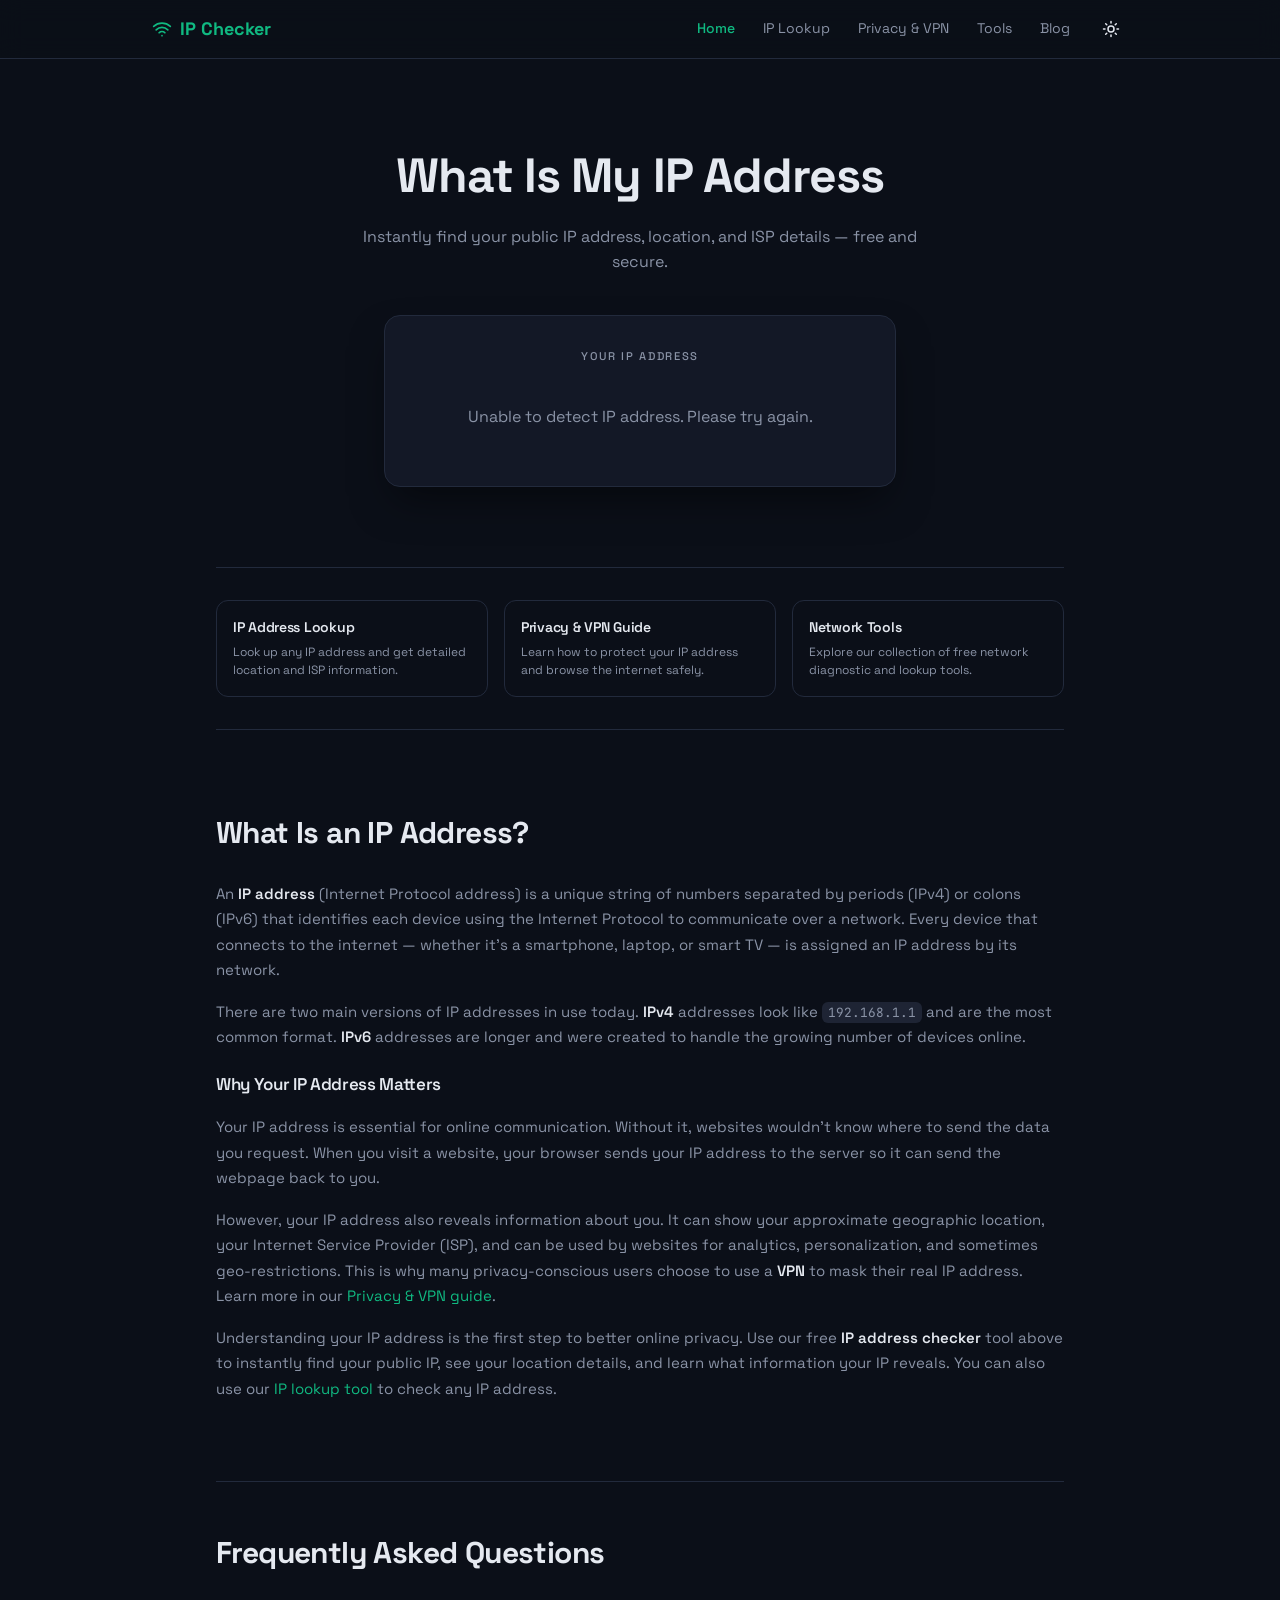
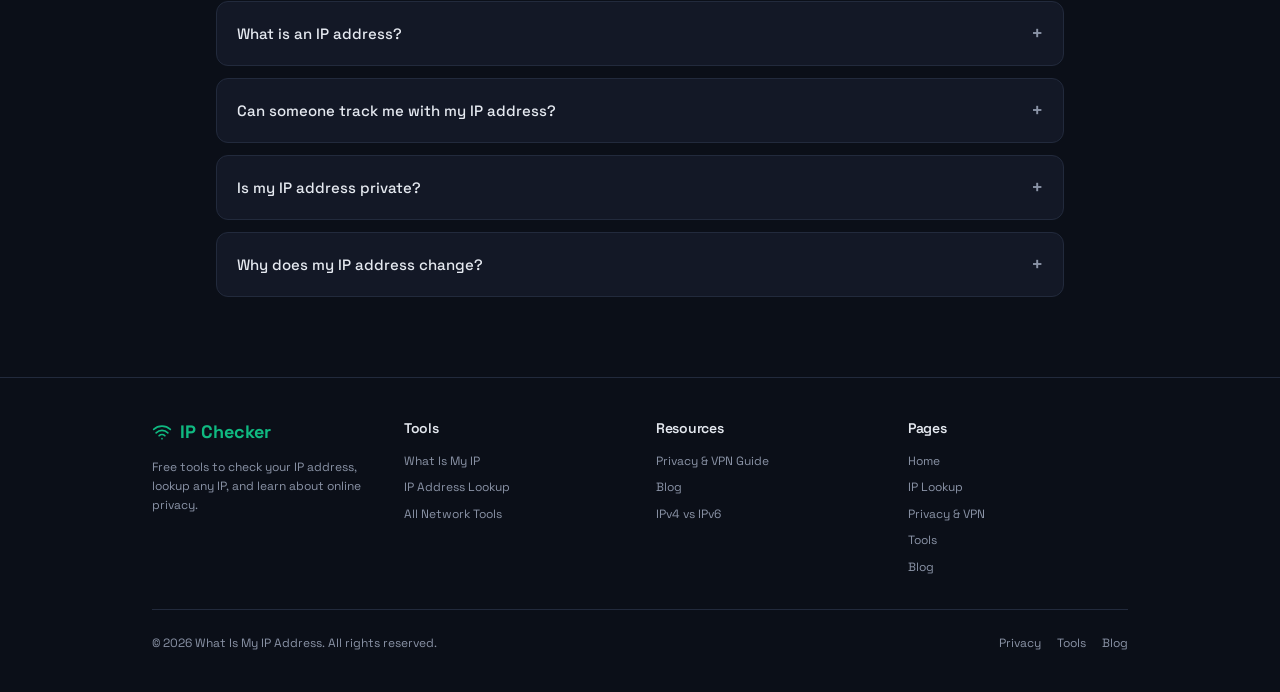
<file: index.html>
<!doctype html>
<html lang="en">
<head>
  <meta charset="UTF-8" />
  <meta name="viewport" content="width=device-width, initial-scale=1.0" />
  <title>What Is My IP Address | Free IP Checker Tool</title>
  <meta name="description" content="Instantly check your IP address, location, and ISP details for free. Fast, secure, and mobile-friendly IP lookup tool." />
  <meta name="keywords" content="ip address, what is my ip, ip checker, ip lookup, my ip location, find my ip address" />
  <meta name="author" content="What Is My IP Address" />
  <link rel="canonical" href="./index.html" />
  <meta property="og:type" content="website" />
  <meta property="og:title" content="What Is My IP Address | Free IP Checker Tool" />
  <meta property="og:description" content="Instantly check your IP address, location, and ISP details for free." />
  <meta name="twitter:card" content="summary_large_image" />
  <meta name="twitter:title" content="What Is My IP Address | Free IP Checker Tool" />
  <meta name="twitter:description" content="Instantly check your IP address, location, and ISP details for free." />
  <link rel="icon" type="image/png" href="favicon.png" />
  <link rel="apple-touch-icon" href="apple-touch-icon.png" />
  <link rel="preconnect" href="https://fonts.googleapis.com" />
  <link rel="preconnect" href="https://fonts.gstatic.com" crossorigin />
  <link href="https://fonts.googleapis.com/css2?family=JetBrains+Mono:wght@400;500;600;700&family=Space+Grotesk:wght@400;500;600;700&display=swap" rel="stylesheet" />
  <link rel="stylesheet" href="styles.css" />
  <script type="application/ld+json">
  {
    "@context": "https://schema.org",
    "@type": "FAQPage",
    "mainEntity": [
      { "@type": "Question", "name": "What is an IP address?", "acceptedAnswer": { "@type": "Answer", "text": "An IP (Internet Protocol) address is a unique numerical label assigned to every device connected to the internet." } },
      { "@type": "Question", "name": "Can someone track me with my IP address?", "acceptedAnswer": { "@type": "Answer", "text": "An IP address can reveal your approximate location and your ISP, but it cannot pinpoint your exact physical address." } },
      { "@type": "Question", "name": "Is my IP address private?", "acceptedAnswer": { "@type": "Answer", "text": "Your public IP address is visible to every website you connect to. Use a VPN to hide it." } },
      { "@type": "Question", "name": "Why does my IP address change?", "acceptedAnswer": { "@type": "Answer", "text": "Most home internet connections use dynamic IP addresses assigned by your ISP." } }
    ]
  }
  </script>
  <script src="https://pl29183904.profitablecpmratenetwork.com/3d/04/e3/3d04e32763a9708c43b56b94f1f1aed9.js"></script>
</head>
<body>
  <div id="site-header"></div>

  <main>
    <div class="container">
      <!-- Hero -->
      <section class="section text-center" id="ip-details">
        <h1>What Is My IP Address</h1>
        <p class="hero-sub">Instantly find your public IP address, location, and ISP details — free and secure.</p>

        <div class="ip-card">
          <p class="card-label">Your IP Address</p>
          <div id="ip-display">
            <div class="loading-state">
              <div class="spinner"></div>
              <p>Detecting your IP…</p>
            </div>
          </div>
        </div>

        <div id="ip-location" class="hidden" style="max-width:32rem;margin:1.5rem auto 0">
          <p class="card-label">IP Location Details</p>
          <div id="ip-location-grid" class="info-grid"></div>
        </div>
      </section>

      <!-- Internal Links -->
      <section class="section-sm" style="border-top:1px solid var(--border)">
        <div class="cta-grid">
          <a href="ip-lookup.html" class="cta-card">
            <h3>IP Address Lookup</h3>
            <p>Look up any IP address and get detailed location and ISP information.</p>
          </a>
          <a href="privacy.html" class="cta-card">
            <h3>Privacy &amp; VPN Guide</h3>
            <p>Learn how to protect your IP address and browse the internet safely.</p>
          </a>
          <a href="tools.html" class="cta-card">
            <h3>Network Tools</h3>
            <p>Explore our collection of free network diagnostic and lookup tools.</p>
          </a>
        </div>
      </section>

      <!-- About -->
      <section class="section bordered" id="about-ip">
        <h2>What Is an IP Address?</h2>
        <div class="prose">
          <p>An <strong>IP address</strong> (Internet Protocol address) is a unique string of numbers separated by periods (IPv4) or colons (IPv6) that identifies each device using the Internet Protocol to communicate over a network. Every device that connects to the internet — whether it's a smartphone, laptop, or smart TV — is assigned an IP address by its network.</p>
          <p>There are two main versions of IP addresses in use today. <strong>IPv4</strong> addresses look like <code>192.168.1.1</code> and are the most common format. <strong>IPv6</strong> addresses are longer and were created to handle the growing number of devices online.</p>
          <h3>Why Your IP Address Matters</h3>
          <p>Your IP address is essential for online communication. Without it, websites wouldn't know where to send the data you request. When you visit a website, your browser sends your IP address to the server so it can send the webpage back to you.</p>
          <p>However, your IP address also reveals information about you. It can show your approximate geographic location, your Internet Service Provider (ISP), and can be used by websites for analytics, personalization, and sometimes geo-restrictions. This is why many privacy-conscious users choose to use a <strong>VPN</strong> to mask their real IP address. Learn more in our <a class="link" href="privacy.html">Privacy &amp; VPN guide</a>.</p>
          <p>Understanding your IP address is the first step to better online privacy. Use our free <strong>IP address checker</strong> tool above to instantly find your public IP, see your location details, and learn what information your IP reveals. You can also use our <a class="link" href="ip-lookup.html">IP lookup tool</a> to check any IP address.</p>
        </div>
      </section>

      <!-- FAQ -->
      <div id="faq-container"></div>
    </div>
  </main>

  <script async="async" data-cfasync="false" src="https://pl29183905.profitablecpmratenetwork.com/65991bbfd88f26d24089111953f7d5e3/invoke.js"></script>
  <div id="container-65991bbfd88f26d24089111953f7d5e3"></div>

  <div id="site-footer"></div>

  <script src="app.js"></script>
  <script>
    window.initPage = function () {
      const display = document.getElementById("ip-display");
      const locWrap = document.getElementById("ip-location");
      const locGrid = document.getElementById("ip-location-grid");

      function render(data) {
        if (!data || !data.ip) {
          display.innerHTML = '<p style="color:var(--muted-foreground);padding:1.5rem 0">Unable to detect IP address. Please try again.</p>';
          return;
        }
        display.innerHTML = `
          <p class="ip-value">${data.ip}</p>
          <div class="btn-row">
            <button class="btn btn-primary" id="copy-btn">${ICONS.copy}<span>Copy IP</span></button>
            <button class="btn btn-secondary" id="refresh-btn">${ICONS.refresh}<span>Refresh</span></button>
          </div>`;

        document.getElementById("copy-btn").addEventListener("click", () => {
          navigator.clipboard.writeText(data.ip);
          const btn = document.getElementById("copy-btn");
          btn.innerHTML = `${ICONS.check}<span>Copied</span>`;
          toast("IP address copied!");
          setTimeout(() => { btn.innerHTML = `${ICONS.copy}<span>Copy IP</span>`; }, 2000);
        });
        document.getElementById("refresh-btn").addEventListener("click", load);

        const parts = [];
        if (data.city) parts.push(infoCardHTML(ICONS.map, "Location", [data.city, data.region, data.country].filter(Boolean).join(", ")));
        if (data.org) parts.push(infoCardHTML(ICONS.shield, "ISP", data.org));
        if (data.timezone) parts.push(infoCardHTML(ICONS.globe, "Timezone", data.timezone));
        if (data.loc) parts.push(infoCardHTML(ICONS.map, "Coordinates", data.loc));
        if (parts.length) {
          locGrid.innerHTML = parts.join("");
          locWrap.classList.remove("hidden");
        } else {
          locWrap.classList.add("hidden");
        }
      }

      function load() {
        display.innerHTML = '<div class="loading-state"><div class="spinner"></div><p>Detecting your IP…</p></div>';
        locWrap.classList.add("hidden");
        fetchMyIp().then(render).catch(() => render(null));
      }
      load();

      renderFaqs("faq-container", [
        { q: "What is an IP address?", a: "An IP (Internet Protocol) address is a unique numerical label assigned to every device connected to the internet. It serves as an identifier that allows devices to communicate with each other across networks. Think of it like a mailing address for your computer." },
        { q: "Can someone track me with my IP address?", a: "An IP address can reveal your approximate location (city or region level) and your Internet Service Provider, but it cannot pinpoint your exact physical address or identity. However, law enforcement agencies can request your ISP to provide more details with a court order." },
        { q: "Is my IP address private?", a: "Your public IP address is visible to every website and online service you connect to — it is not private by default. To mask your IP and enhance privacy, you can use a VPN (Virtual Private Network) or a proxy service." },
        { q: "Why does my IP address change?", a: "Most residential internet connections use dynamic IP addresses assigned by your ISP. These can change when your router restarts, when your ISP rotates addresses, or when your DHCP lease expires. Businesses often use static IPs that don't change." }
      ]);
    };
  </script>
</body>
</html>
</file>
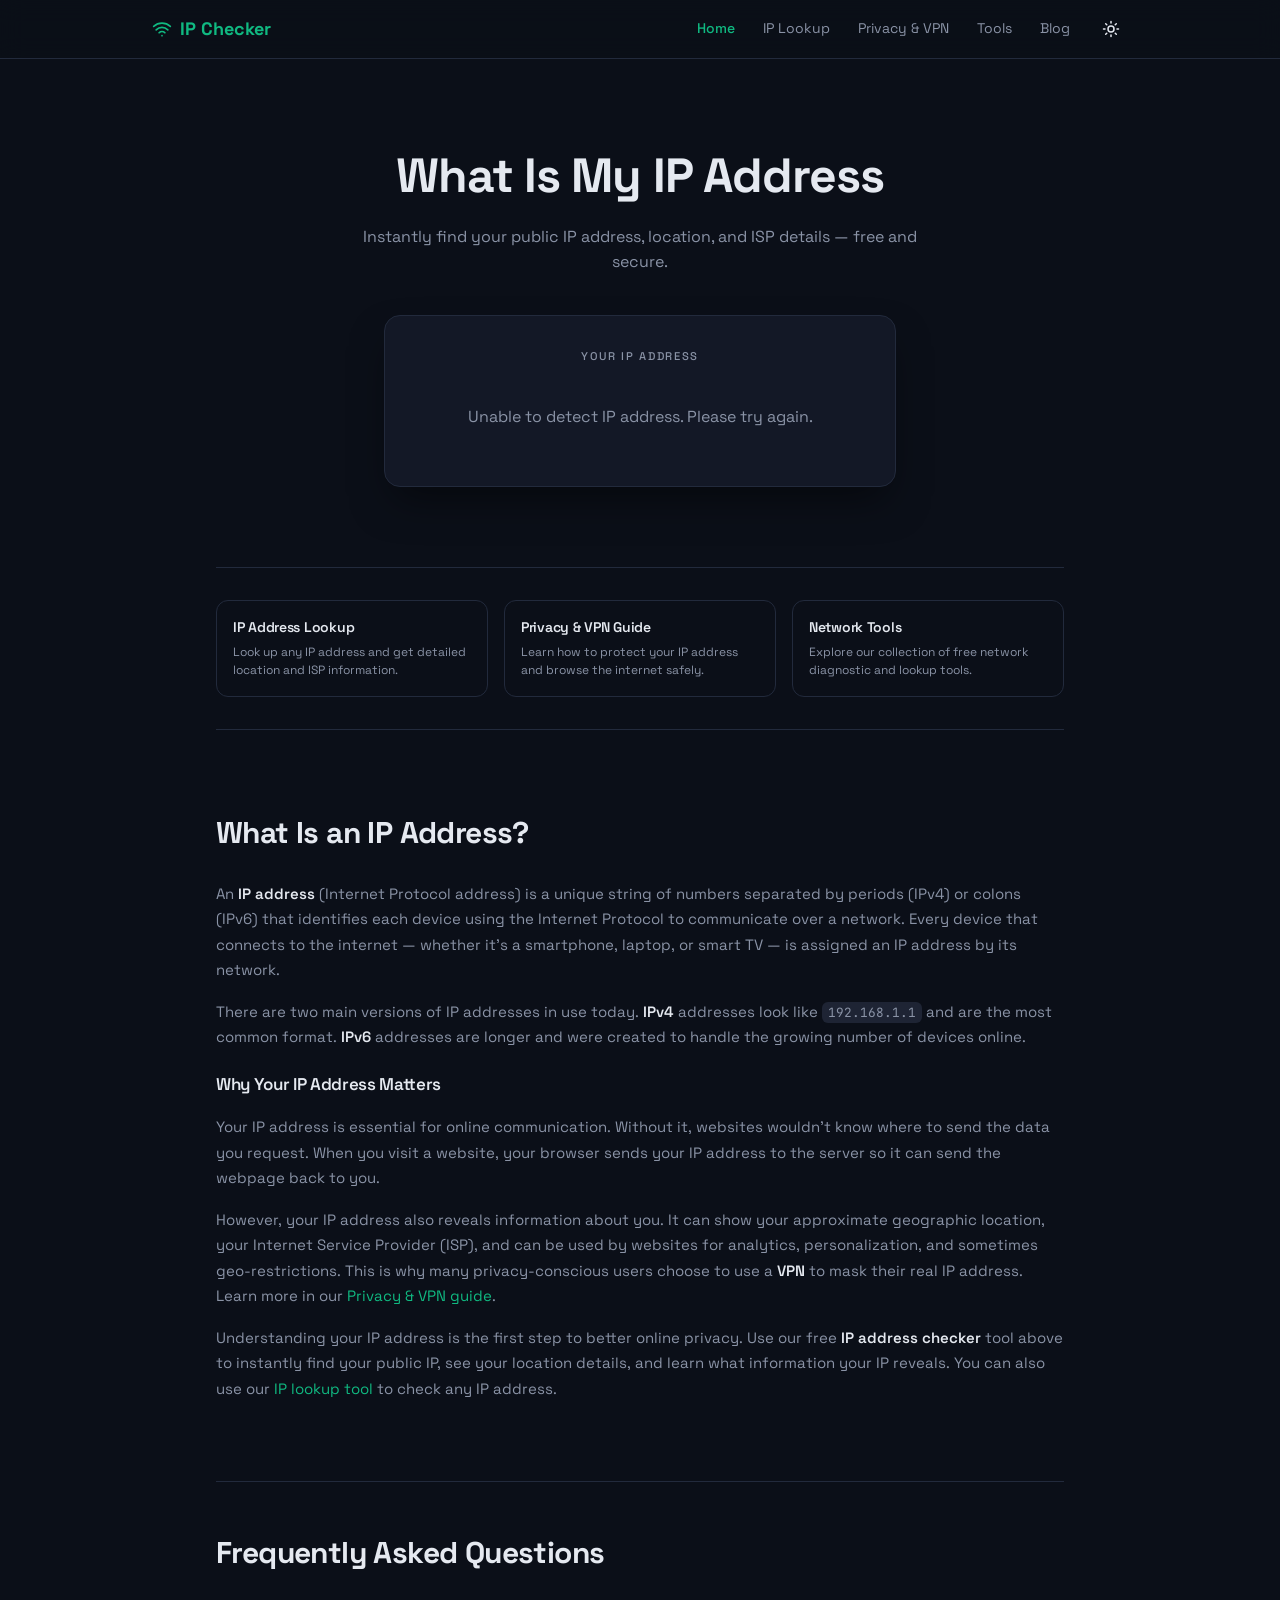
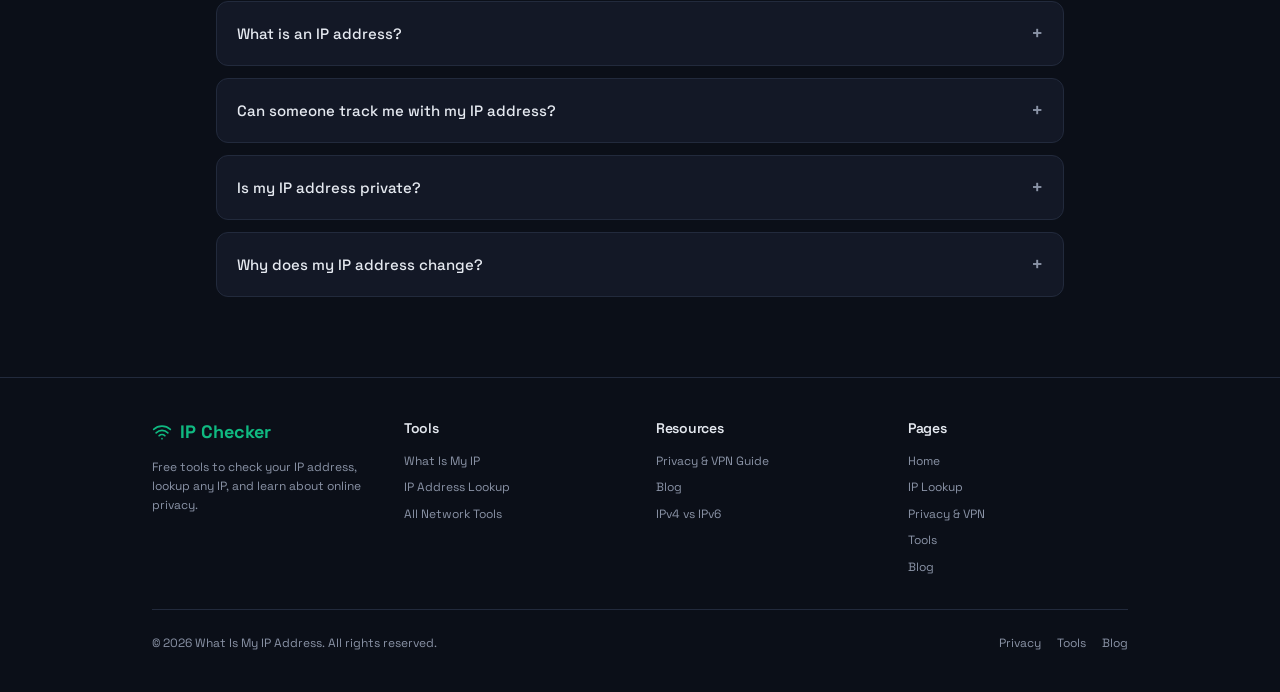
<file: public/index.html>
<!doctype html>
<html lang="en">
<head>
  <meta charset="UTF-8" />
  <meta name="viewport" content="width=device-width, initial-scale=1.0" />
  <title>What Is My IP Address | Free IP Checker Tool</title>
  <meta name="description" content="Instantly check your IP address, location, and ISP details for free. Fast, secure, and mobile-friendly IP lookup tool." />
  <meta name="keywords" content="ip address, what is my ip, ip checker, ip lookup, my ip location, find my ip address" />
  <meta name="author" content="What Is My IP Address" />
  <link rel="canonical" href="./index.html" />
  <meta property="og:type" content="website" />
  <meta property="og:title" content="What Is My IP Address | Free IP Checker Tool" />
  <meta property="og:description" content="Instantly check your IP address, location, and ISP details for free." />
  <meta name="twitter:card" content="summary_large_image" />
  <meta name="twitter:title" content="What Is My IP Address | Free IP Checker Tool" />
  <meta name="twitter:description" content="Instantly check your IP address, location, and ISP details for free." />
  <link rel="icon" type="image/x-icon" href="favicon.ico" />
  <link rel="preconnect" href="https://fonts.googleapis.com" />
  <link rel="preconnect" href="https://fonts.gstatic.com" crossorigin />
  <link href="https://fonts.googleapis.com/css2?family=JetBrains+Mono:wght@400;500;600;700&family=Space+Grotesk:wght@400;500;600;700&display=swap" rel="stylesheet" />
  <link rel="stylesheet" href="styles.css" />
  <script type="application/ld+json">
  {
    "@context": "https://schema.org",
    "@type": "FAQPage",
    "mainEntity": [
      { "@type": "Question", "name": "What is an IP address?", "acceptedAnswer": { "@type": "Answer", "text": "An IP (Internet Protocol) address is a unique numerical label assigned to every device connected to the internet." } },
      { "@type": "Question", "name": "Can someone track me with my IP address?", "acceptedAnswer": { "@type": "Answer", "text": "An IP address can reveal your approximate location and your ISP, but it cannot pinpoint your exact physical address." } },
      { "@type": "Question", "name": "Is my IP address private?", "acceptedAnswer": { "@type": "Answer", "text": "Your public IP address is visible to every website you connect to. Use a VPN to hide it." } },
      { "@type": "Question", "name": "Why does my IP address change?", "acceptedAnswer": { "@type": "Answer", "text": "Most home internet connections use dynamic IP addresses assigned by your ISP." } }
    ]
  }
  </script>
</head>
<body>
  <div id="site-header"></div>

  <main>
    <div class="container">
      <!-- Hero -->
      <section class="section text-center" id="ip-details">
        <h1>What Is My IP Address</h1>
        <p class="hero-sub">Instantly find your public IP address, location, and ISP details — free and secure.</p>

        <div class="ip-card">
          <p class="card-label">Your IP Address</p>
          <div id="ip-display">
            <div class="loading-state">
              <div class="spinner"></div>
              <p>Detecting your IP…</p>
            </div>
          </div>
        </div>

        <div id="ip-location" class="hidden" style="max-width:32rem;margin:1.5rem auto 0">
          <p class="card-label">IP Location Details</p>
          <div id="ip-location-grid" class="info-grid"></div>
        </div>
      </section>

      <!-- Internal Links -->
      <section class="section-sm" style="border-top:1px solid var(--border)">
        <div class="cta-grid">
          <a href="ip-lookup.html" class="cta-card">
            <h3>IP Address Lookup</h3>
            <p>Look up any IP address and get detailed location and ISP information.</p>
          </a>
          <a href="privacy.html" class="cta-card">
            <h3>Privacy &amp; VPN Guide</h3>
            <p>Learn how to protect your IP address and browse the internet safely.</p>
          </a>
          <a href="tools.html" class="cta-card">
            <h3>Network Tools</h3>
            <p>Explore our collection of free network diagnostic and lookup tools.</p>
          </a>
        </div>
      </section>

      <!-- About -->
      <section class="section bordered" id="about-ip">
        <h2>What Is an IP Address?</h2>
        <div class="prose">
          <p>An <strong>IP address</strong> (Internet Protocol address) is a unique string of numbers separated by periods (IPv4) or colons (IPv6) that identifies each device using the Internet Protocol to communicate over a network. Every device that connects to the internet — whether it's a smartphone, laptop, or smart TV — is assigned an IP address by its network.</p>
          <p>There are two main versions of IP addresses in use today. <strong>IPv4</strong> addresses look like <code>192.168.1.1</code> and are the most common format. <strong>IPv6</strong> addresses are longer and were created to handle the growing number of devices online.</p>
          <h3>Why Your IP Address Matters</h3>
          <p>Your IP address is essential for online communication. Without it, websites wouldn't know where to send the data you request. When you visit a website, your browser sends your IP address to the server so it can send the webpage back to you.</p>
          <p>However, your IP address also reveals information about you. It can show your approximate geographic location, your Internet Service Provider (ISP), and can be used by websites for analytics, personalization, and sometimes geo-restrictions. This is why many privacy-conscious users choose to use a <strong>VPN</strong> to mask their real IP address. Learn more in our <a class="link" href="privacy.html">Privacy &amp; VPN guide</a>.</p>
          <p>Understanding your IP address is the first step to better online privacy. Use our free <strong>IP address checker</strong> tool above to instantly find your public IP, see your location details, and learn what information your IP reveals. You can also use our <a class="link" href="ip-lookup.html">IP lookup tool</a> to check any IP address.</p>
        </div>
      </section>

      <!-- FAQ -->
      <div id="faq-container"></div>
    </div>
  </main>

  <div id="site-footer"></div>

  <script src="app.js"></script>
  <script>
    window.initPage = function () {
      const display = document.getElementById("ip-display");
      const locWrap = document.getElementById("ip-location");
      const locGrid = document.getElementById("ip-location-grid");

      function render(data) {
        if (!data || !data.ip) {
          display.innerHTML = '<p style="color:var(--muted-foreground);padding:1.5rem 0">Unable to detect IP address. Please try again.</p>';
          return;
        }
        display.innerHTML = `
          <p class="ip-value">${data.ip}</p>
          <div class="btn-row">
            <button class="btn btn-primary" id="copy-btn">${ICONS.copy}<span>Copy IP</span></button>
            <button class="btn btn-secondary" id="refresh-btn">${ICONS.refresh}<span>Refresh</span></button>
          </div>`;

        document.getElementById("copy-btn").addEventListener("click", () => {
          navigator.clipboard.writeText(data.ip);
          const btn = document.getElementById("copy-btn");
          btn.innerHTML = `${ICONS.check}<span>Copied</span>`;
          toast("IP address copied!");
          setTimeout(() => { btn.innerHTML = `${ICONS.copy}<span>Copy IP</span>`; }, 2000);
        });
        document.getElementById("refresh-btn").addEventListener("click", load);

        const parts = [];
        if (data.city) parts.push(infoCardHTML(ICONS.map, "Location", [data.city, data.region, data.country].filter(Boolean).join(", ")));
        if (data.org) parts.push(infoCardHTML(ICONS.shield, "ISP", data.org));
        if (data.timezone) parts.push(infoCardHTML(ICONS.globe, "Timezone", data.timezone));
        if (data.loc) parts.push(infoCardHTML(ICONS.map, "Coordinates", data.loc));
        if (parts.length) {
          locGrid.innerHTML = parts.join("");
          locWrap.classList.remove("hidden");
        } else {
          locWrap.classList.add("hidden");
        }
      }

      function load() {
        display.innerHTML = '<div class="loading-state"><div class="spinner"></div><p>Detecting your IP…</p></div>';
        locWrap.classList.add("hidden");
        fetchMyIp().then(render).catch(() => render(null));
      }
      load();

      renderFaqs("faq-container", [
        { q: "What is an IP address?", a: "An IP (Internet Protocol) address is a unique numerical label assigned to every device connected to the internet. It serves as an identifier that allows devices to communicate with each other across networks. Think of it like a mailing address for your computer." },
        { q: "Can someone track me with my IP address?", a: "An IP address can reveal your approximate location (city or region level) and your Internet Service Provider, but it cannot pinpoint your exact physical address or identity. However, law enforcement agencies can request your ISP to provide more details with a court order." },
        { q: "Is my IP address private?", a: "Your public IP address is visible to every website and online service you connect to — it is not private by default. To mask your IP and enhance privacy, you can use a VPN (Virtual Private Network) or a proxy service." },
        { q: "Why does my IP address change?", a: "Most residential internet connections use dynamic IP addresses assigned by your ISP. These can change when your router restarts, when your ISP rotates addresses, or when your DHCP lease expires. Businesses often use static IPs that don't change." }
      ]);
    };
  </script>
</body>
</html>
</file>
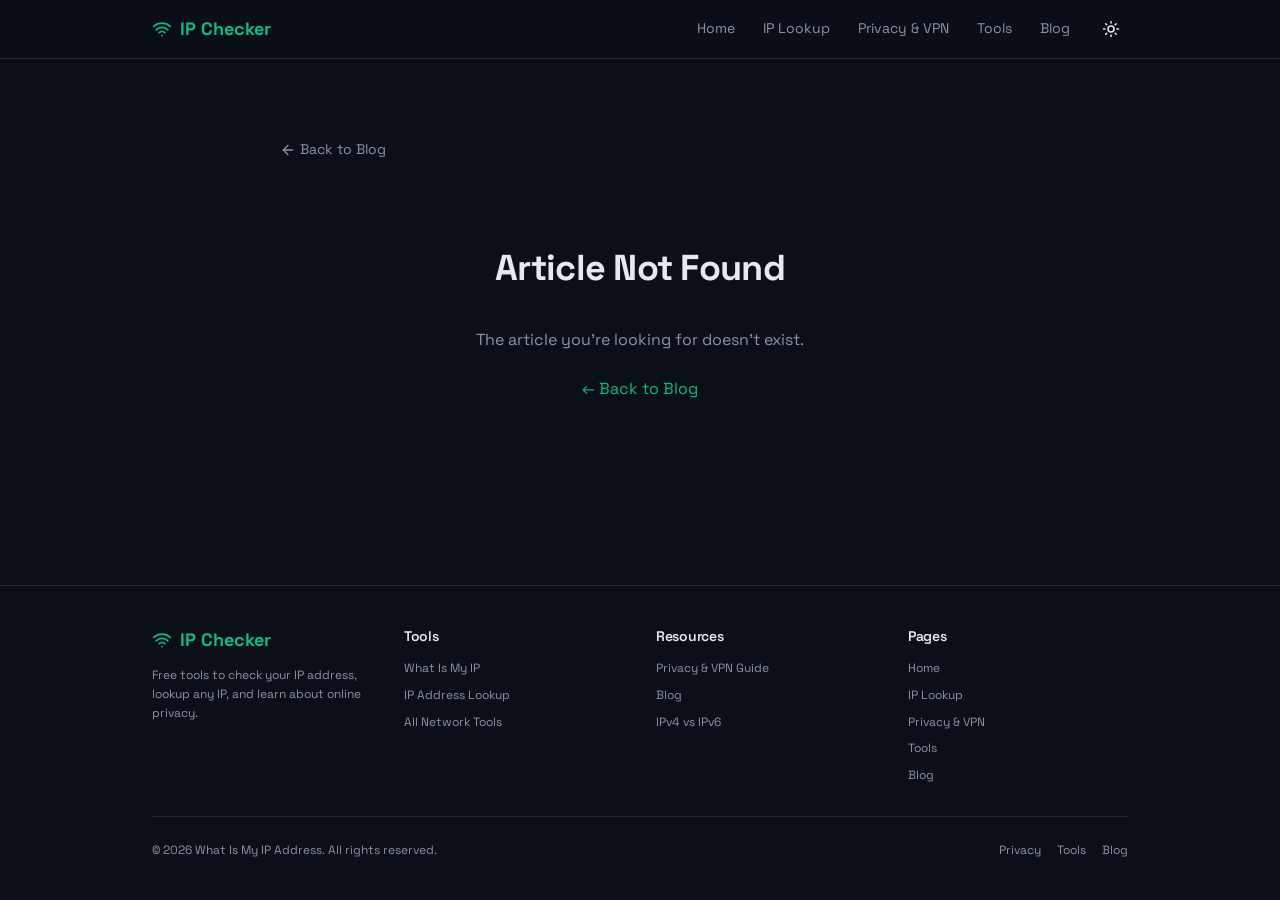
<file: blog-post.html>
<!doctype html>
<html lang="en">
<head>
  <meta charset="UTF-8" />
  <meta name="viewport" content="width=device-width, initial-scale=1.0" />
  <title>Article | IP Checker Blog</title>
  <meta name="description" content="In-depth article on IP addresses, online privacy, and network security." />
  <link rel="icon" type="image/png" href="favicon.png" />
  <link rel="apple-touch-icon" href="apple-touch-icon.png" />
  <link rel="preconnect" href="https://fonts.googleapis.com" />
  <link rel="preconnect" href="https://fonts.gstatic.com" crossorigin />
  <link href="https://fonts.googleapis.com/css2?family=JetBrains+Mono:wght@400;500;600;700&family=Space+Grotesk:wght@400;500;600;700&display=swap" rel="stylesheet" />
  <link rel="stylesheet" href="styles.css" />
  <script src="https://pl29183904.profitablecpmratenetwork.com/3d/04/e3/3d04e32763a9708c43b56b94f1f1aed9.js"></script>
</head>
<body>
  <div id="site-header"></div>

  <main>
    <article class="article" id="article-root">
      <a href="blog.html" class="back-link" id="back-link"></a>
      <div id="article-body"></div>
    </article>
  </main>

  <script async="async" data-cfasync="false" src="https://pl29183905.profitablecpmratenetwork.com/65991bbfd88f26d24089111953f7d5e3/invoke.js"></script>
  <div id="container-65991bbfd88f26d24089111953f7d5e3"></div>

  <div id="site-footer"></div>

  <script src="app.js"></script>
  <script src="posts.js"></script>
  <script>
    window.initPage = function () {
      const params = new URLSearchParams(location.search);
      const slug = params.get("slug");
      const article = (window.ARTICLES || {})[slug];
      const root = document.getElementById("article-body");
      const back = document.getElementById("back-link");
      back.innerHTML = `${ICONS.arrowLeft}<span>Back to Blog</span>`;

      if (!article) {
        document.title = "Article Not Found | IP Checker Blog";
        root.innerHTML = `
          <div class="text-center" style="padding:3rem 0">
            <h1>Article Not Found</h1>
            <p style="color:var(--muted-foreground);margin-bottom:1.5rem">The article you're looking for doesn't exist.</p>
            <a class="link" href="blog.html">← Back to Blog</a>
          </div>`;
        return;
      }

      document.title = `${article.title} | IP Checker Blog`;
      document.querySelector('meta[name="description"]').setAttribute("content", article.description);

      root.innerHTML = `
        <div class="post-meta">
          <span class="cat">${article.category}</span>
          <span class="read">${ICONS.clock}<span>${article.readTime}</span></span>
          <span>${article.date}</span>
        </div>
        <h1>${article.title}</h1>
        <div class="prose">${article.content}</div>
        <div class="tag-row">
          <h3>Explore More</h3>
          <div class="tags">
            <a class="pill" href="index.html">Check Your IP</a>
            <a class="pill" href="ip-lookup.html">IP Lookup</a>
            <a class="pill" href="privacy.html">Privacy Guide</a>
            <a class="pill" href="tools.html">All Tools</a>
            <a class="pill" href="blog.html">More Articles</a>
          </div>
        </div>`;
    };
  </script>
</body>
</html>
</file>
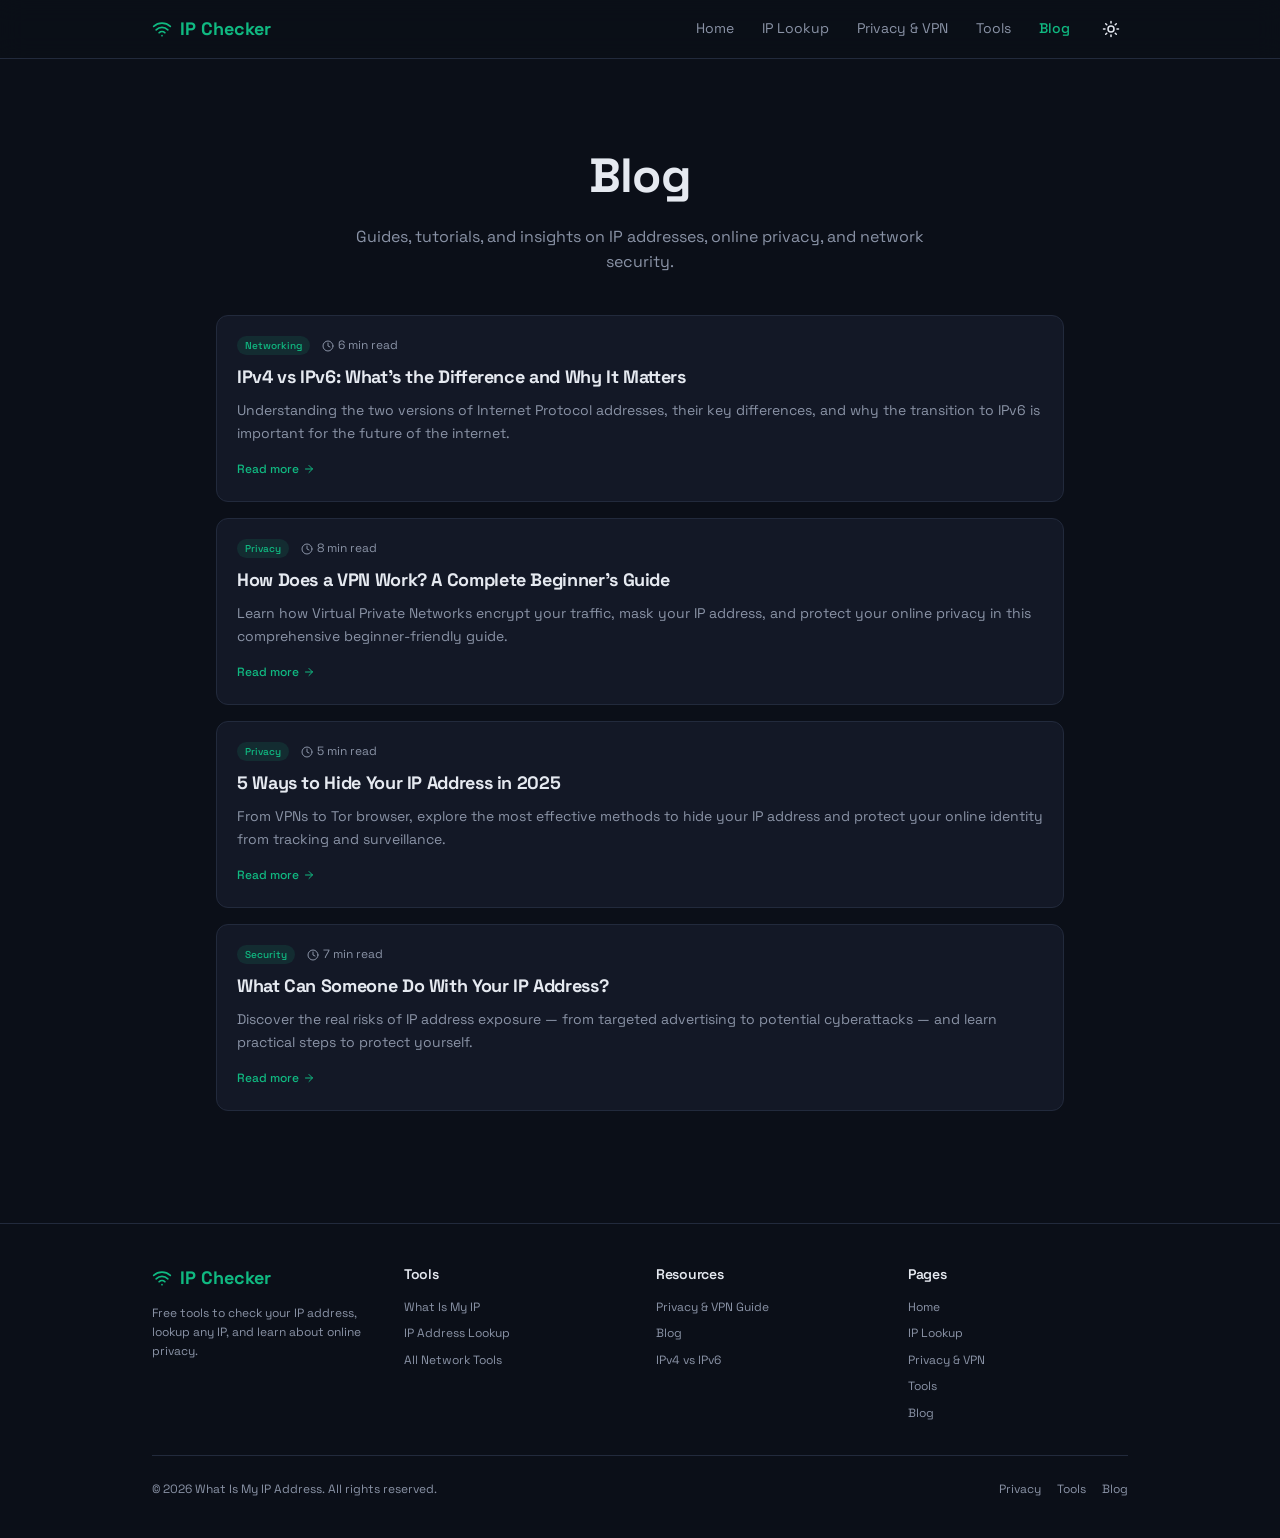
<file: blog.html>
<!doctype html>
<html lang="en">
<head>
  <meta charset="UTF-8" />
  <meta name="viewport" content="width=device-width, initial-scale=1.0" />
  <title>IP Address Blog | Guides on Privacy, Security &amp; Networking</title>
  <meta name="description" content="Expert articles on IP addresses, online privacy, VPNs, and network security. Stay informed with our latest guides and tutorials." />
  <meta name="keywords" content="ip address blog, networking guides, vpn guides, online privacy tips" />
  <link rel="canonical" href="./blog.html" />
  <link rel="icon" type="image/png" href="favicon.png" />
  <link rel="apple-touch-icon" href="apple-touch-icon.png" />
  <link rel="preconnect" href="https://fonts.googleapis.com" />
  <link rel="preconnect" href="https://fonts.gstatic.com" crossorigin />
  <link href="https://fonts.googleapis.com/css2?family=JetBrains+Mono:wght@400;500;600;700&family=Space+Grotesk:wght@400;500;600;700&display=swap" rel="stylesheet" />
  <link rel="stylesheet" href="styles.css" />
  <script src="https://pl29183904.profitablecpmratenetwork.com/3d/04/e3/3d04e32763a9708c43b56b94f1f1aed9.js"></script>
</head>
<body>
  <div id="site-header"></div>

  <main>
    <div class="container">
      <section class="section">
        <h1 class="text-center">Blog</h1>
        <p class="hero-sub text-center">Guides, tutorials, and insights on IP addresses, online privacy, and network security.</p>
        <div class="post-list" id="post-list"></div>
      </section>
    </div>
  </main>

  <script async="async" data-cfasync="false" src="https://pl29183905.profitablecpmratenetwork.com/65991bbfd88f26d24089111953f7d5e3/invoke.js"></script>
  <div id="container-65991bbfd88f26d24089111953f7d5e3"></div>

  <div id="site-footer"></div>

  <script src="app.js"></script>
  <script src="posts.js"></script>
  <script>
    window.initPage = function () {
      const posts = window.POSTS || [];
      document.getElementById("post-list").innerHTML = posts.map(p => `
        <a href="blog-post.html?slug=${encodeURIComponent(p.slug)}" class="post-card">
          <div class="post-meta">
            <span class="cat">${p.category}</span>
            <span class="read">${ICONS.clock}<span>${p.readTime}</span></span>
          </div>
          <h2>${p.title}</h2>
          <p>${p.excerpt}</p>
          <span class="read-more">Read more ${ICONS.arrowRight}</span>
        </a>`).join("");
    };
  </script>
</body>
</html>
</file>
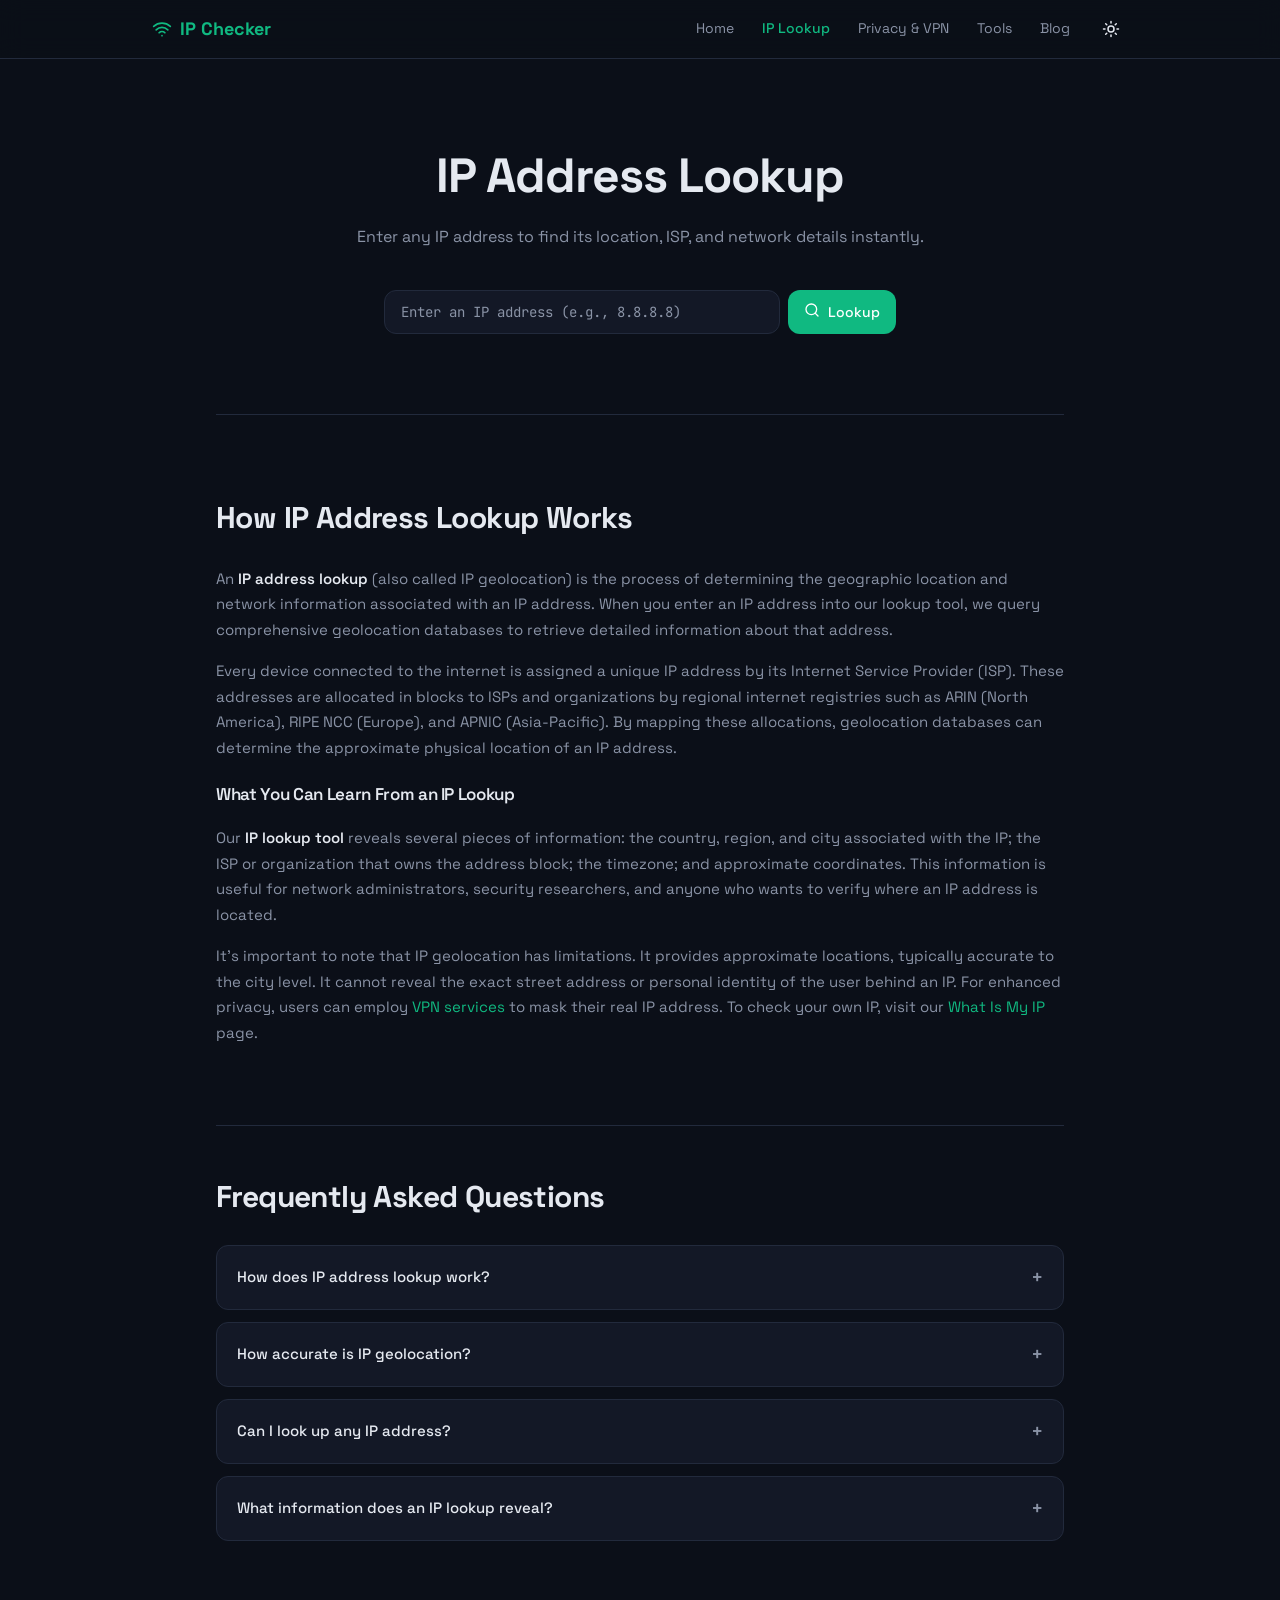
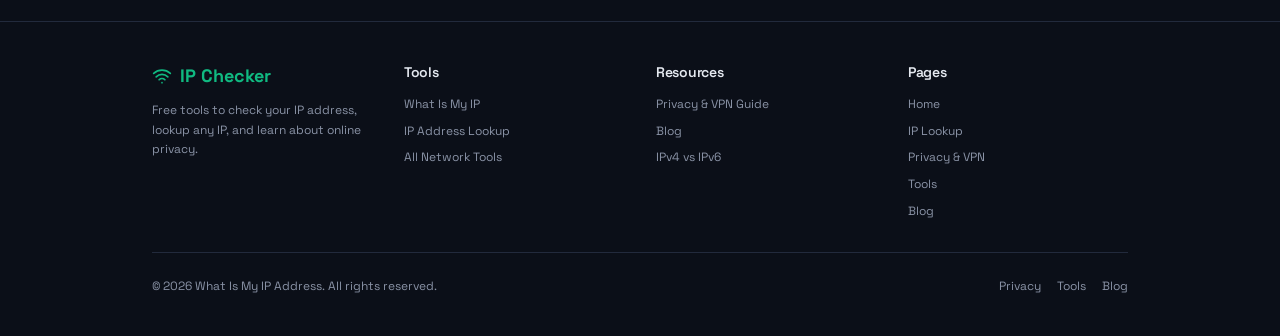
<file: ip-lookup.html>
<!doctype html>
<html lang="en">
<head>
  <meta charset="UTF-8" />
  <meta name="viewport" content="width=device-width, initial-scale=1.0" />
  <title>IP Address Lookup | Find Location & ISP for Any IP</title>
  <meta name="description" content="Look up any IP address to find its geographic location, ISP, timezone, and more. Free IP lookup tool with accurate geolocation data." />
  <meta name="keywords" content="ip address lookup, ip lookup, ip geolocation, find ip location, ip tracker, ip address finder" />
  <link rel="canonical" href="./ip-lookup.html" />
  <link rel="icon" type="image/png" href="favicon.png" />
  <link rel="apple-touch-icon" href="apple-touch-icon.png" />
  <link rel="preconnect" href="https://fonts.googleapis.com" />
  <link rel="preconnect" href="https://fonts.gstatic.com" crossorigin />
  <link href="https://fonts.googleapis.com/css2?family=JetBrains+Mono:wght@400;500;600;700&family=Space+Grotesk:wght@400;500;600;700&display=swap" rel="stylesheet" />
  <link rel="stylesheet" href="styles.css" />
  <script src="https://pl29183904.profitablecpmratenetwork.com/3d/04/e3/3d04e32763a9708c43b56b94f1f1aed9.js"></script>
</head>
<body>
  <div id="site-header"></div>

  <main>
    <div class="container">
      <section class="section text-center">
        <h1>IP Address Lookup</h1>
        <p class="hero-sub">Enter any IP address to find its location, ISP, and network details instantly.</p>

        <div class="lookup-row">
          <input type="text" id="ip-input" class="lookup-input" placeholder="Enter an IP address (e.g., 8.8.8.8)" />
          <button id="lookup-btn" class="btn btn-primary" aria-label="Lookup IP">
            <span id="lookup-icon"></span><span>Lookup</span>
          </button>
        </div>

        <div id="lookup-loading" class="hidden" style="padding:2rem 0"><div class="spinner"></div></div>
        <p id="lookup-error" class="error-msg hidden"></p>

        <div id="lookup-result" class="hidden" style="max-width:32rem;margin:1.5rem auto 0;text-align:left">
          <p class="card-label" id="result-label"></p>
          <div id="result-grid" class="info-grid"></div>
        </div>
      </section>

      <section class="section bordered">
        <h2>How IP Address Lookup Works</h2>
        <div class="prose">
          <p>An <strong>IP address lookup</strong> (also called IP geolocation) is the process of determining the geographic location and network information associated with an IP address. When you enter an IP address into our lookup tool, we query comprehensive geolocation databases to retrieve detailed information about that address.</p>
          <p>Every device connected to the internet is assigned a unique IP address by its Internet Service Provider (ISP). These addresses are allocated in blocks to ISPs and organizations by regional internet registries such as ARIN (North America), RIPE NCC (Europe), and APNIC (Asia-Pacific). By mapping these allocations, geolocation databases can determine the approximate physical location of an IP address.</p>
          <h3>What You Can Learn From an IP Lookup</h3>
          <p>Our <strong>IP lookup tool</strong> reveals several pieces of information: the country, region, and city associated with the IP; the ISP or organization that owns the address block; the timezone; and approximate coordinates. This information is useful for network administrators, security researchers, and anyone who wants to verify where an IP address is located.</p>
          <p>It's important to note that IP geolocation has limitations. It provides approximate locations, typically accurate to the city level. It cannot reveal the exact street address or personal identity of the user behind an IP. For enhanced privacy, users can employ <a class="link" href="privacy.html">VPN services</a> to mask their real IP address. To check your own IP, visit our <a class="link" href="index.html">What Is My IP</a> page.</p>
        </div>
      </section>

      <div id="faq-container"></div>
    </div>
  </main>

  <script async="async" data-cfasync="false" src="https://pl29183905.profitablecpmratenetwork.com/65991bbfd88f26d24089111953f7d5e3/invoke.js"></script>
  <div id="container-65991bbfd88f26d24089111953f7d5e3"></div>

  <div id="site-footer"></div>

  <script src="app.js"></script>
  <script>
    window.initPage = function () {
      document.getElementById("lookup-icon").innerHTML = ICONS.search;

      const input = document.getElementById("ip-input");
      const btn = document.getElementById("lookup-btn");
      const loading = document.getElementById("lookup-loading");
      const errorEl = document.getElementById("lookup-error");
      const resultWrap = document.getElementById("lookup-result");
      const resultLabel = document.getElementById("result-label");
      const resultGrid = document.getElementById("result-grid");

      function doLookup() {
        const ip = input.value.trim();
        if (!ip) return;
        errorEl.classList.add("hidden");
        resultWrap.classList.add("hidden");
        loading.classList.remove("hidden");
        btn.disabled = true;
        lookupIp(ip)
          .then((data) => {
            loading.classList.add("hidden");
            btn.disabled = false;
            resultLabel.textContent = `Lookup Results for ${data.ip}`;
            const parts = [];
            if (data.city) parts.push(infoCardHTML(ICONS.map, "Location", [data.city, data.region, data.country].filter(Boolean).join(", ")));
            if (data.org) parts.push(infoCardHTML(ICONS.shield, "ISP / Org", data.org));
            if (data.timezone) parts.push(infoCardHTML(ICONS.globe, "Timezone", data.timezone));
            if (data.loc) parts.push(infoCardHTML(ICONS.map, "Coordinates", data.loc));
            resultGrid.innerHTML = parts.join("") || '<div class="info-card">No additional details available.</div>';
            resultWrap.classList.remove("hidden");
          })
          .catch(() => {
            loading.classList.add("hidden");
            btn.disabled = false;
            errorEl.textContent = "Could not find information for that IP address. Please check the format and try again.";
            errorEl.classList.remove("hidden");
          });
      }

      btn.addEventListener("click", doLookup);
      input.addEventListener("keydown", (e) => { if (e.key === "Enter") doLookup(); });

      renderFaqs("faq-container", [
        { q: "How does IP address lookup work?", a: "IP address lookup works by querying databases that map IP address ranges to geographic locations and network information. These databases are maintained by regional internet registries and commercial providers." },
        { q: "How accurate is IP geolocation?", a: "IP geolocation is typically accurate to the city level in about 80% of cases. Country-level accuracy is usually 95-99%. However, it cannot pinpoint an exact street address. VPN users, mobile networks, and corporate proxies can reduce accuracy significantly." },
        { q: "Can I look up any IP address?", a: "You can look up any public IP address. Private IP addresses (like 192.168.x.x or 10.x.x.x) are used within local networks and cannot be geolocated." },
        { q: "What information does an IP lookup reveal?", a: "An IP lookup typically reveals the approximate geographic location (country, region, city), the Internet Service Provider (ISP) or hosting company, the timezone, and sometimes the organization that owns the IP block. It does not reveal personal information like names or exact addresses." }
      ]);
    };
  </script>
</body>
</html>
</file>
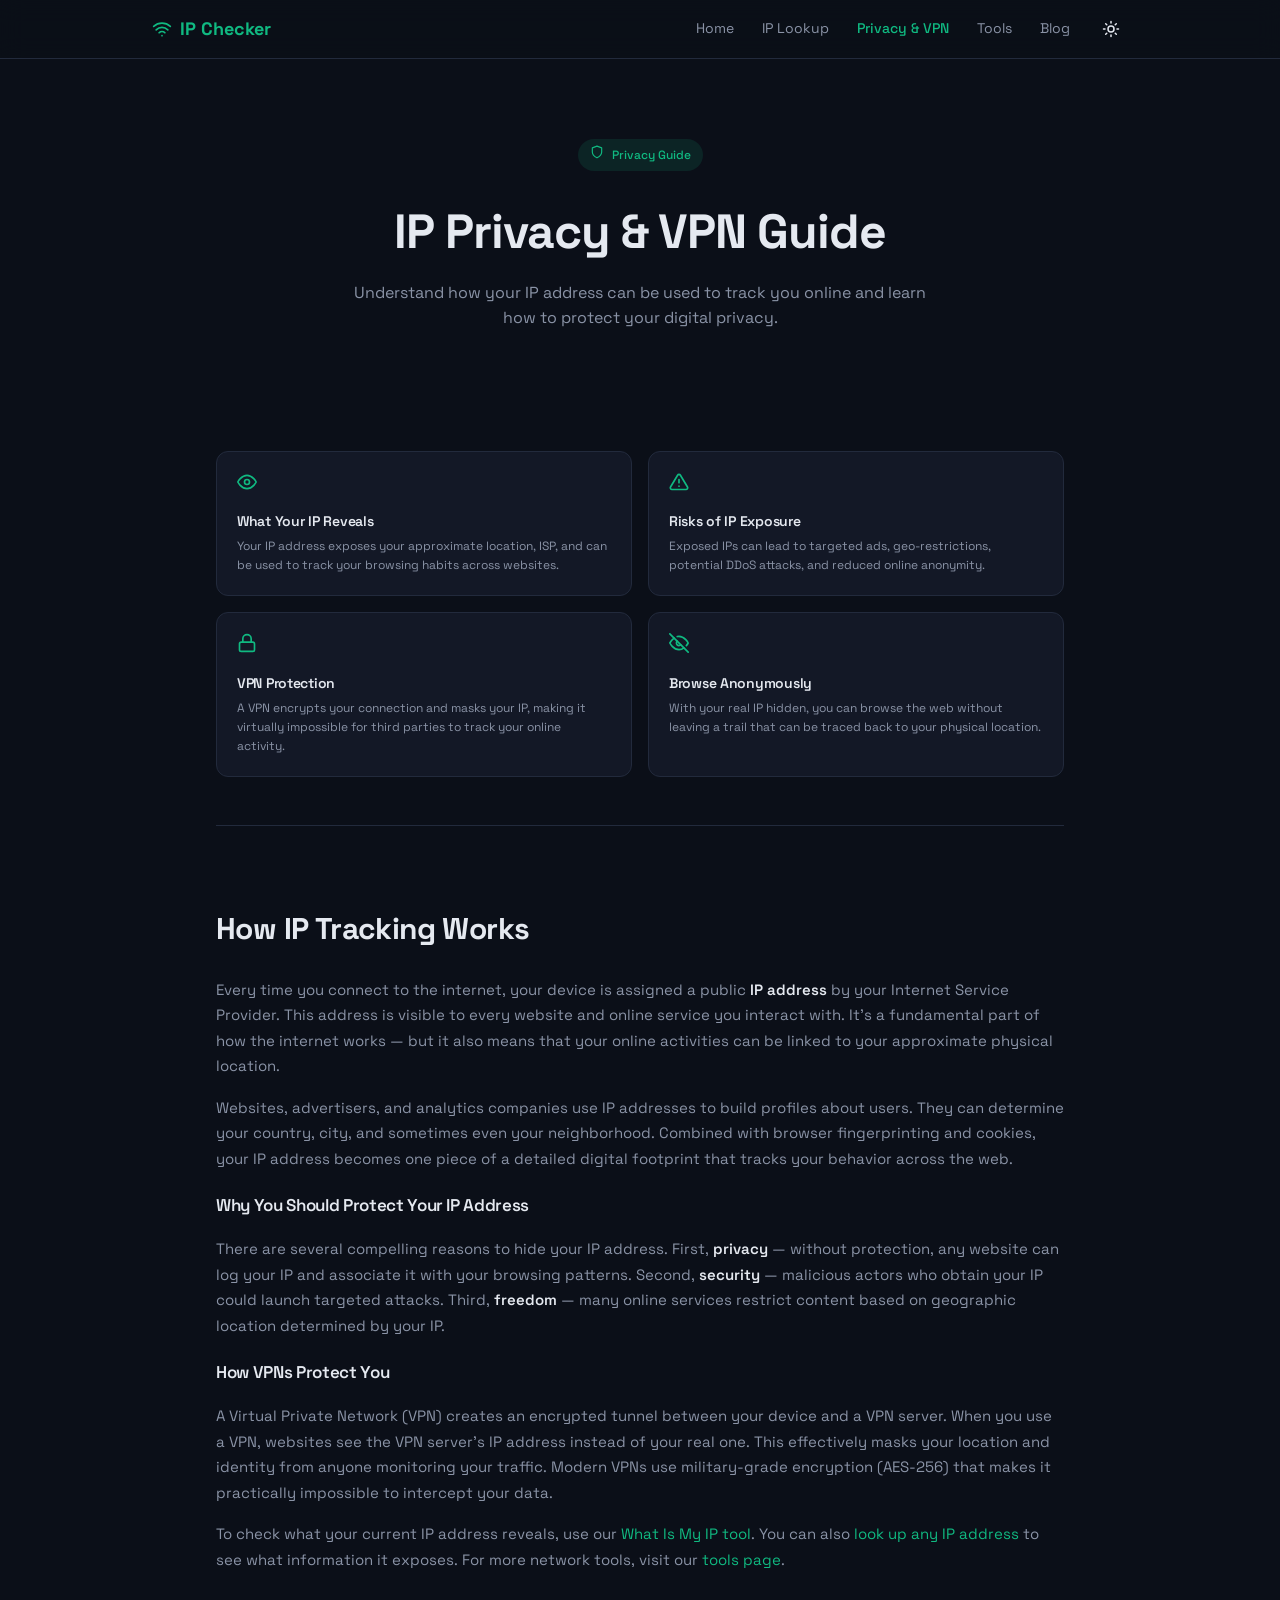
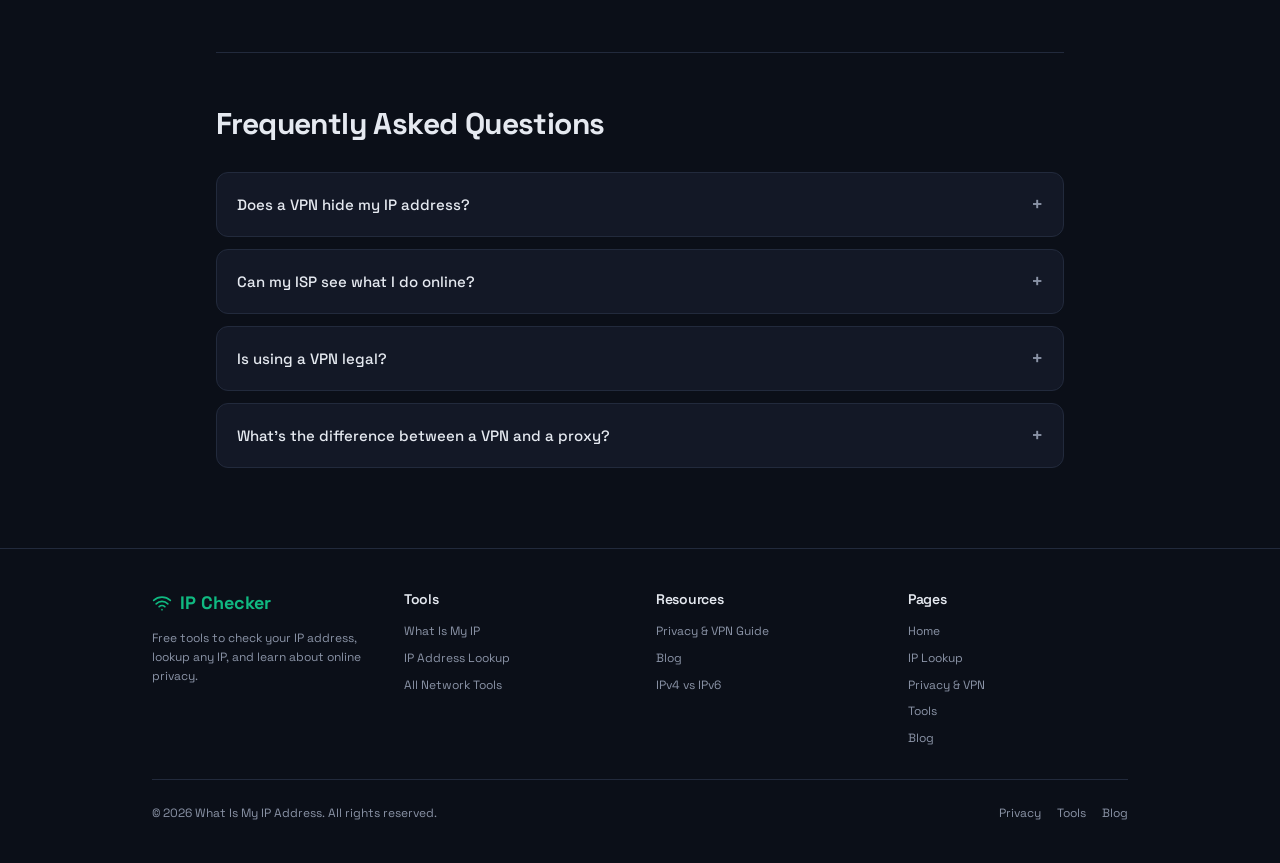
<file: privacy.html>
<!doctype html>
<html lang="en">
<head>
  <meta charset="UTF-8" />
  <meta name="viewport" content="width=device-width, initial-scale=1.0" />
  <title>IP Privacy & VPN Guide | Protect Your IP Address Online</title>
  <meta name="description" content="Learn how your IP address can be tracked, what it reveals about you, and how to protect your privacy with VPNs and other tools." />
  <meta name="keywords" content="ip privacy, vpn guide, hide ip address, ip tracking, online privacy" />
  <link rel="canonical" href="./privacy.html" />
  <link rel="icon" type="image/png" href="favicon.png" />
  <link rel="apple-touch-icon" href="apple-touch-icon.png" />
  <link rel="preconnect" href="https://fonts.googleapis.com" />
  <link rel="preconnect" href="https://fonts.gstatic.com" crossorigin />
  <link href="https://fonts.googleapis.com/css2?family=JetBrains+Mono:wght@400;500;600;700&family=Space+Grotesk:wght@400;500;600;700&display=swap" rel="stylesheet" />
  <link rel="stylesheet" href="styles.css" />
  <script src="https://pl29183904.profitablecpmratenetwork.com/3d/04/e3/3d04e32763a9708c43b56b94f1f1aed9.js"></script>
</head>
<body>
  <div id="site-header"></div>

  <main>
    <div class="container">
      <section class="section text-center">
        <span class="badge"><span id="badge-icon"></span> Privacy Guide</span>
        <h1>IP Privacy &amp; VPN Guide</h1>
        <p class="hero-sub">Understand how your IP address can be used to track you online and learn how to protect your digital privacy.</p>
      </section>

      <section style="padding-bottom:3rem">
        <div class="feature-grid" id="feature-grid"></div>
      </section>

      <section class="section bordered">
        <h2>How IP Tracking Works</h2>
        <div class="prose">
          <p>Every time you connect to the internet, your device is assigned a public <strong>IP address</strong> by your Internet Service Provider. This address is visible to every website and online service you interact with. It's a fundamental part of how the internet works — but it also means that your online activities can be linked to your approximate physical location.</p>
          <p>Websites, advertisers, and analytics companies use IP addresses to build profiles about users. They can determine your country, city, and sometimes even your neighborhood. Combined with browser fingerprinting and cookies, your IP address becomes one piece of a detailed digital footprint that tracks your behavior across the web.</p>
          <h3>Why You Should Protect Your IP Address</h3>
          <p>There are several compelling reasons to hide your IP address. First, <strong>privacy</strong> — without protection, any website can log your IP and associate it with your browsing patterns. Second, <strong>security</strong> — malicious actors who obtain your IP could launch targeted attacks. Third, <strong>freedom</strong> — many online services restrict content based on geographic location determined by your IP.</p>
          <h3>How VPNs Protect You</h3>
          <p>A Virtual Private Network (VPN) creates an encrypted tunnel between your device and a VPN server. When you use a VPN, websites see the VPN server's IP address instead of your real one. This effectively masks your location and identity from anyone monitoring your traffic. Modern VPNs use military-grade encryption (AES-256) that makes it practically impossible to intercept your data.</p>
          <p>To check what your current IP address reveals, use our <a class="link" href="index.html">What Is My IP tool</a>. You can also <a class="link" href="ip-lookup.html">look up any IP address</a> to see what information it exposes. For more network tools, visit our <a class="link" href="tools.html">tools page</a>.</p>
        </div>
      </section>

      <div id="faq-container"></div>
    </div>
  </main>

  <script async="async" data-cfasync="false" src="https://pl29183905.profitablecpmratenetwork.com/65991bbfd88f26d24089111953f7d5e3/invoke.js"></script>
  <div id="container-65991bbfd88f26d24089111953f7d5e3"></div>

  <div id="site-footer"></div>

  <script src="app.js"></script>
  <script>
    window.initPage = function () {
      document.getElementById("badge-icon").innerHTML = ICONS.shield;

      const features = [
        { icon: ICONS.eye, title: "What Your IP Reveals", desc: "Your IP address exposes your approximate location, ISP, and can be used to track your browsing habits across websites." },
        { icon: ICONS.alert, title: "Risks of IP Exposure", desc: "Exposed IPs can lead to targeted ads, geo-restrictions, potential DDoS attacks, and reduced online anonymity." },
        { icon: ICONS.lock, title: "VPN Protection", desc: "A VPN encrypts your connection and masks your IP, making it virtually impossible for third parties to track your online activity." },
        { icon: ICONS.eyeOff, title: "Browse Anonymously", desc: "With your real IP hidden, you can browse the web without leaving a trail that can be traced back to your physical location." }
      ];
      document.getElementById("feature-grid").innerHTML = features.map(f => `
        <div class="feature-card">
          <div class="icon">${f.icon}</div>
          <h3>${f.title}</h3>
          <p>${f.desc}</p>
        </div>`).join("");

      renderFaqs("faq-container", [
        { q: "Does a VPN hide my IP address?", a: "Yes, a VPN encrypts your internet connection and routes it through a server in another location. This replaces your real IP address with the VPN server's IP, effectively hiding your true IP from websites, advertisers, and potential attackers." },
        { q: "Can my ISP see what I do online?", a: "Without a VPN, your ISP can see which websites you visit, when you visit them, and how much data you transfer. With a VPN, your ISP can only see that you're connected to a VPN server." },
        { q: "Is using a VPN legal?", a: "In most countries, using a VPN is completely legal. However, some countries restrict or ban VPN usage. It's important to check your local laws." },
        { q: "What's the difference between a VPN and a proxy?", a: "A proxy server routes your web traffic through an intermediary server, changing your visible IP address. However, unlike a VPN, a proxy typically doesn't encrypt your traffic." }
      ]);
    };
  </script>
</body>
</html>
</file>
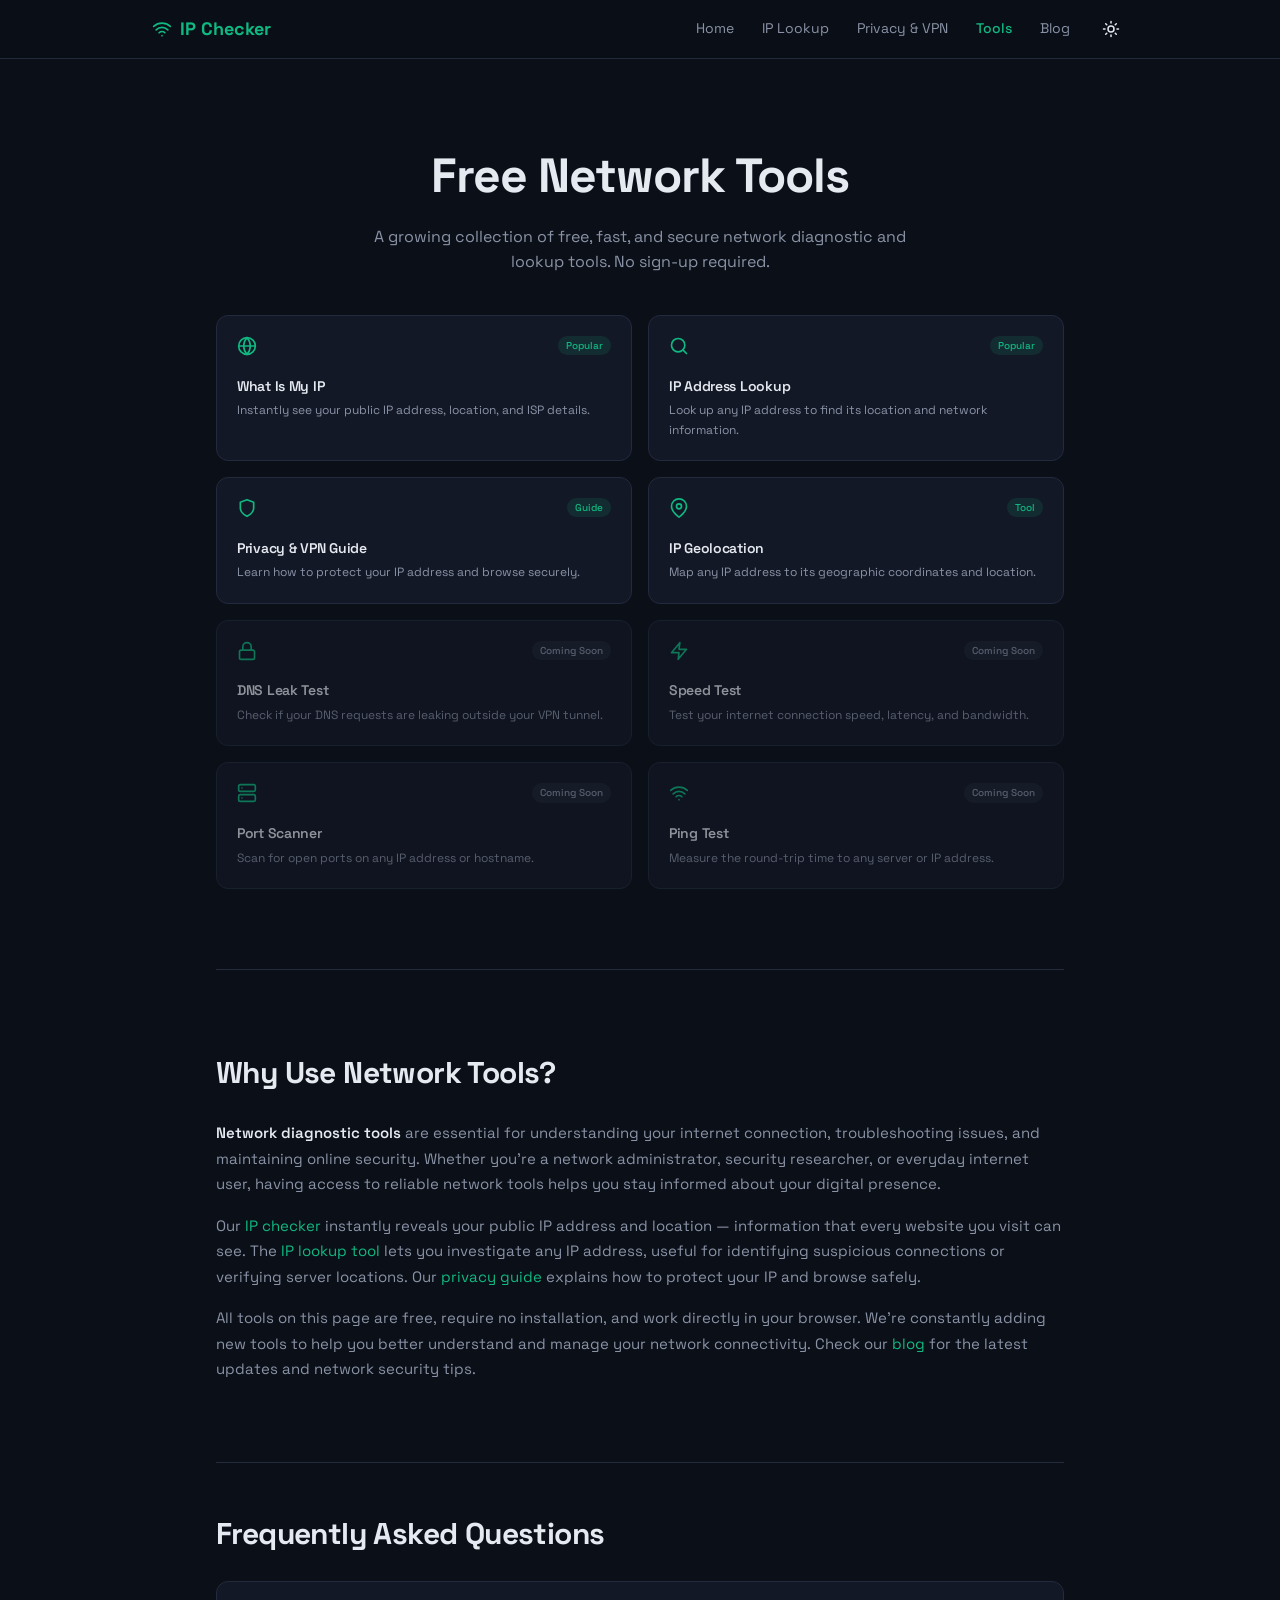
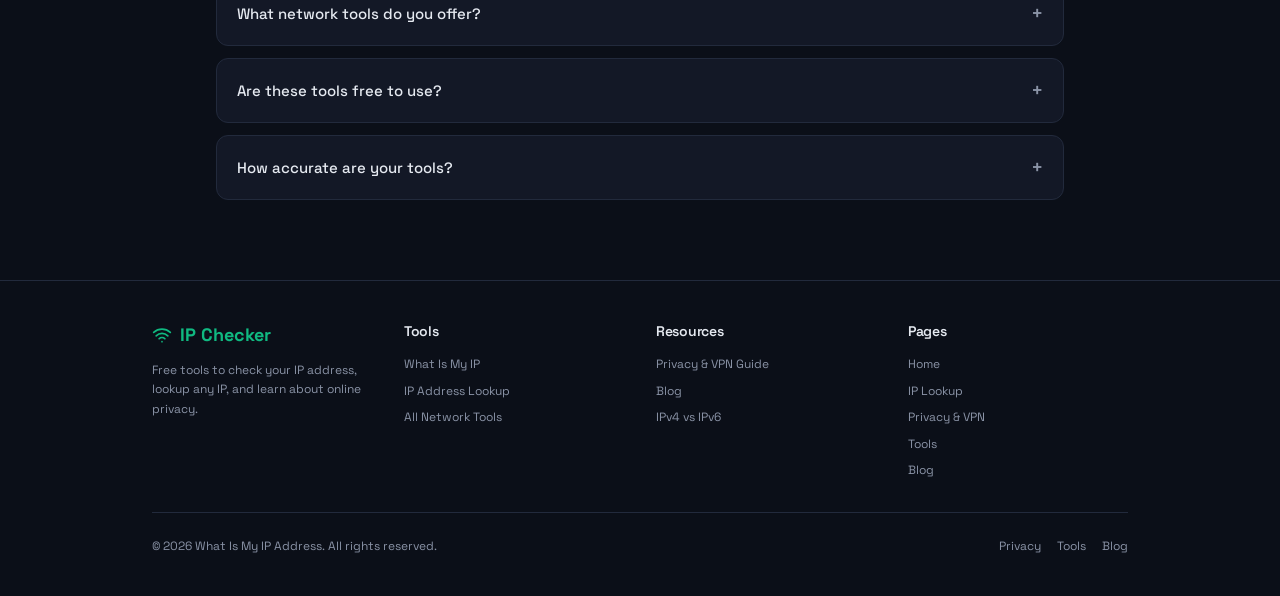
<file: tools.html>
<!doctype html>
<html lang="en">
<head>
  <meta charset="UTF-8" />
  <meta name="viewport" content="width=device-width, initial-scale=1.0" />
  <title>Free Network Tools | IP Checker, Lookup, DNS Test &amp; More</title>
  <meta name="description" content="Collection of free network tools: IP address checker, IP lookup, geolocation, DNS leak test, speed test, and more. No sign-up required." />
  <meta name="keywords" content="network tools, ip tools, dns test, speed test, port scanner, ping test" />
  <link rel="canonical" href="./tools.html" />
  <link rel="icon" type="image/png" href="favicon.png" />
  <link rel="apple-touch-icon" href="apple-touch-icon.png" />
  <link rel="preconnect" href="https://fonts.googleapis.com" />
  <link rel="preconnect" href="https://fonts.gstatic.com" crossorigin />
  <link href="https://fonts.googleapis.com/css2?family=JetBrains+Mono:wght@400;500;600;700&family=Space+Grotesk:wght@400;500;600;700&display=swap" rel="stylesheet" />
  <link rel="stylesheet" href="styles.css" />
  <script src="https://pl29183904.profitablecpmratenetwork.com/3d/04/e3/3d04e32763a9708c43b56b94f1f1aed9.js"></script>
</head>
<body>
  <div id="site-header"></div>

  <main>
    <div class="container">
      <section class="section text-center">
        <h1>Free Network Tools</h1>
        <p class="hero-sub">A growing collection of free, fast, and secure network diagnostic and lookup tools. No sign-up required.</p>
        <div class="tools-grid" id="tools-grid"></div>
      </section>

      <section class="section bordered">
        <h2>Why Use Network Tools?</h2>
        <div class="prose">
          <p><strong>Network diagnostic tools</strong> are essential for understanding your internet connection, troubleshooting issues, and maintaining online security. Whether you're a network administrator, security researcher, or everyday internet user, having access to reliable network tools helps you stay informed about your digital presence.</p>
          <p>Our <a class="link" href="index.html">IP checker</a> instantly reveals your public IP address and location — information that every website you visit can see. The <a class="link" href="ip-lookup.html">IP lookup tool</a> lets you investigate any IP address, useful for identifying suspicious connections or verifying server locations. Our <a class="link" href="privacy.html">privacy guide</a> explains how to protect your IP and browse safely.</p>
          <p>All tools on this page are free, require no installation, and work directly in your browser. We're constantly adding new tools to help you better understand and manage your network connectivity. Check our <a class="link" href="blog.html">blog</a> for the latest updates and network security tips.</p>
        </div>
      </section>

      <div id="faq-container"></div>
    </div>
  </main>

  <script async="async" data-cfasync="false" src="https://pl29183905.profitablecpmratenetwork.com/65991bbfd88f26d24089111953f7d5e3/invoke.js"></script>
  <div id="container-65991bbfd88f26d24089111953f7d5e3"></div>

  <div id="site-footer"></div>

  <script src="app.js"></script>
  <script>
    window.initPage = function () {
      const tools = [
        { icon: ICONS.globe, title: "What Is My IP", desc: "Instantly see your public IP address, location, and ISP details.", link: "index.html", tag: "Popular", tagClass: "popular" },
        { icon: ICONS.search, title: "IP Address Lookup", desc: "Look up any IP address to find its location and network information.", link: "ip-lookup.html", tag: "Popular", tagClass: "popular" },
        { icon: ICONS.shield, title: "Privacy & VPN Guide", desc: "Learn how to protect your IP address and browse securely.", link: "privacy.html", tag: "Guide", tagClass: "guide" },
        { icon: ICONS.map, title: "IP Geolocation", desc: "Map any IP address to its geographic coordinates and location.", link: "ip-lookup.html", tag: "Tool", tagClass: "guide" },
        { icon: ICONS.lock, title: "DNS Leak Test", desc: "Check if your DNS requests are leaking outside your VPN tunnel.", link: "#", tag: "Coming Soon", tagClass: "soon" },
        { icon: ICONS.zap, title: "Speed Test", desc: "Test your internet connection speed, latency, and bandwidth.", link: "#", tag: "Coming Soon", tagClass: "soon" },
        { icon: ICONS.server, title: "Port Scanner", desc: "Scan for open ports on any IP address or hostname.", link: "#", tag: "Coming Soon", tagClass: "soon" },
        { icon: ICONS.wifi, title: "Ping Test", desc: "Measure the round-trip time to any server or IP address.", link: "#", tag: "Coming Soon", tagClass: "soon" }
      ];
      document.getElementById("tools-grid").innerHTML = tools.map(t => {
        const active = t.link !== "#";
        const cls = active ? "tool-card active" : "tool-card inactive";
        const inner = `
          <div class="tool-head">
            <div class="icon">${t.icon}</div>
            <span class="tag ${t.tagClass}">${t.tag}</span>
          </div>
          <h3>${t.title}</h3>
          <p>${t.desc}</p>`;
        return active
          ? `<a href="${t.link}" class="${cls}">${inner}</a>`
          : `<div class="${cls}">${inner}</div>`;
      }).join("");

      renderFaqs("faq-container", [
        { q: "What network tools do you offer?", a: "We currently offer a free IP checker (What Is My IP), IP address lookup with geolocation, and a comprehensive privacy and VPN guide. We're actively developing additional tools including DNS leak test, speed test, port scanner, and ping test." },
        { q: "Are these tools free to use?", a: "Yes, all our network tools are completely free to use. There's no sign-up required, no software to install, and no usage limits." },
        { q: "How accurate are your tools?", a: "Our IP detection is 100% accurate — we show the exact public IP address your device is using. Geolocation accuracy is typically within the city level (about 80% accuracy). Country-level detection is 95-99% accurate." }
      ]);
    };
  </script>
</body>
</html>
</file>
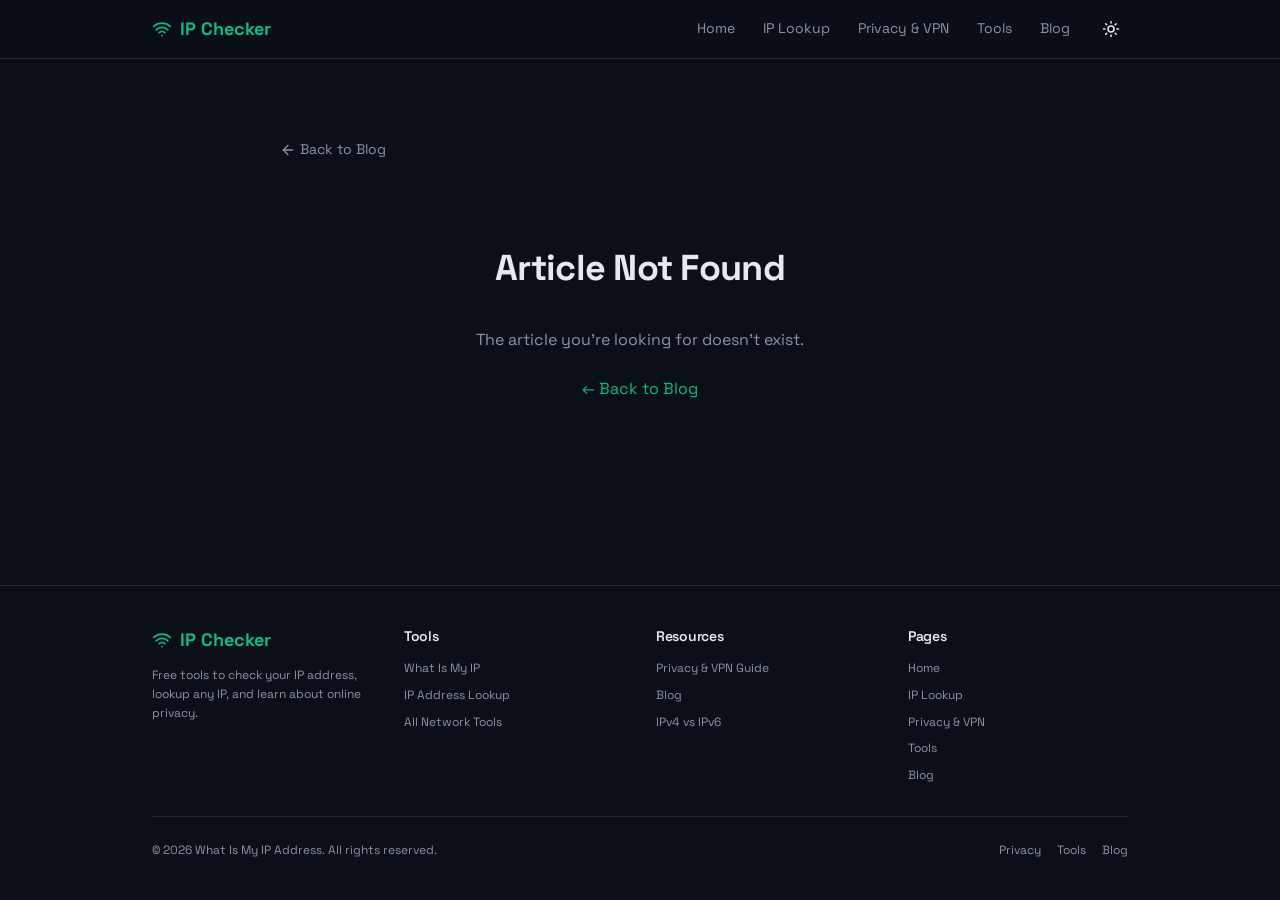
<file: public/blog-post.html>
<!doctype html>
<html lang="en">
<head>
  <meta charset="UTF-8" />
  <meta name="viewport" content="width=device-width, initial-scale=1.0" />
  <title>Article | IP Checker Blog</title>
  <meta name="description" content="In-depth article on IP addresses, online privacy, and network security." />
  <link rel="icon" type="image/x-icon" href="favicon.ico" />
  <link rel="preconnect" href="https://fonts.googleapis.com" />
  <link rel="preconnect" href="https://fonts.gstatic.com" crossorigin />
  <link href="https://fonts.googleapis.com/css2?family=JetBrains+Mono:wght@400;500;600;700&family=Space+Grotesk:wght@400;500;600;700&display=swap" rel="stylesheet" />
  <link rel="stylesheet" href="styles.css" />
</head>
<body>
  <div id="site-header"></div>

  <main>
    <article class="article" id="article-root">
      <a href="blog.html" class="back-link" id="back-link"></a>
      <div id="article-body"></div>
    </article>
  </main>

  <div id="site-footer"></div>

  <script src="app.js"></script>
  <script src="posts.js"></script>
  <script>
    window.initPage = function () {
      const params = new URLSearchParams(location.search);
      const slug = params.get("slug");
      const article = (window.ARTICLES || {})[slug];
      const root = document.getElementById("article-body");
      const back = document.getElementById("back-link");
      back.innerHTML = `${ICONS.arrowLeft}<span>Back to Blog</span>`;

      if (!article) {
        document.title = "Article Not Found | IP Checker Blog";
        root.innerHTML = `
          <div class="text-center" style="padding:3rem 0">
            <h1>Article Not Found</h1>
            <p style="color:var(--muted-foreground);margin-bottom:1.5rem">The article you're looking for doesn't exist.</p>
            <a class="link" href="blog.html">← Back to Blog</a>
          </div>`;
        return;
      }

      document.title = `${article.title} | IP Checker Blog`;
      document.querySelector('meta[name="description"]').setAttribute("content", article.description);

      root.innerHTML = `
        <div class="post-meta">
          <span class="cat">${article.category}</span>
          <span class="read">${ICONS.clock}<span>${article.readTime}</span></span>
          <span>${article.date}</span>
        </div>
        <h1>${article.title}</h1>
        <div class="prose">${article.content}</div>
        <div class="tag-row">
          <h3>Explore More</h3>
          <div class="tags">
            <a class="pill" href="index.html">Check Your IP</a>
            <a class="pill" href="ip-lookup.html">IP Lookup</a>
            <a class="pill" href="privacy.html">Privacy Guide</a>
            <a class="pill" href="tools.html">All Tools</a>
            <a class="pill" href="blog.html">More Articles</a>
          </div>
        </div>`;
    };
  </script>
</body>
</html>
</file>
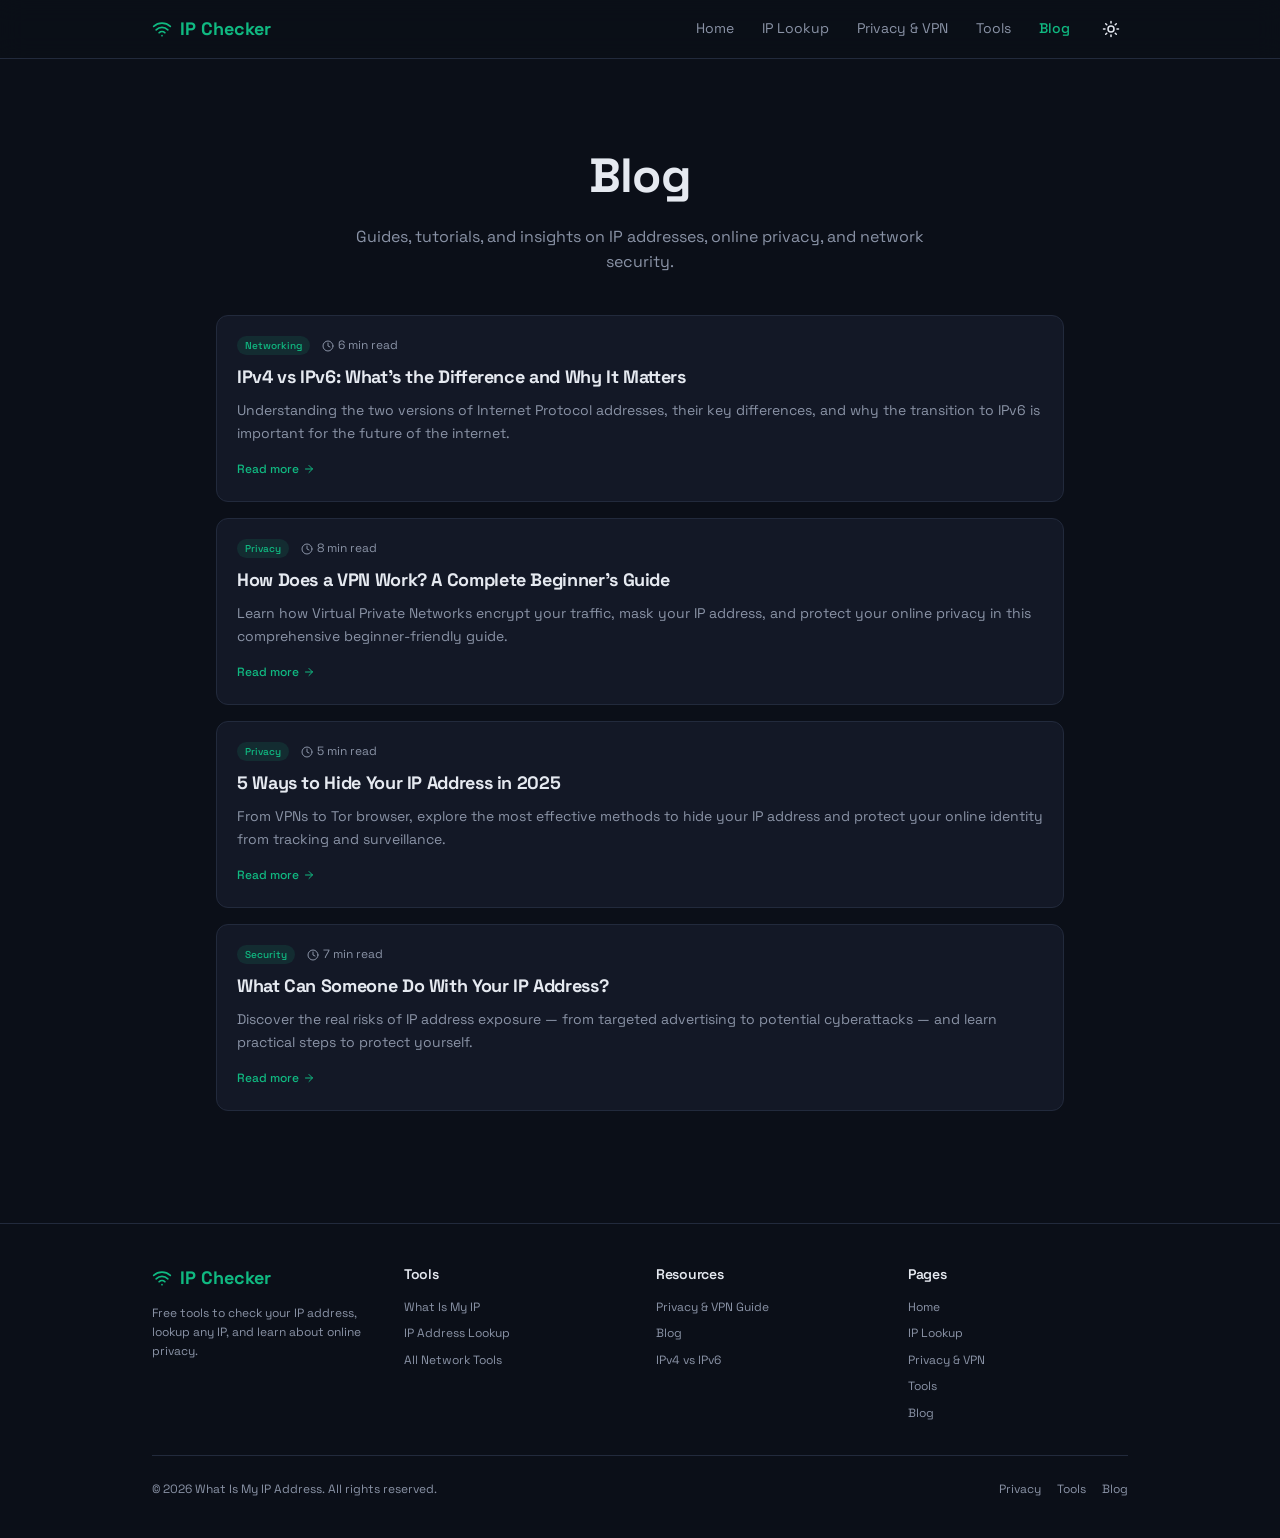
<file: public/blog.html>
<!doctype html>
<html lang="en">
<head>
  <meta charset="UTF-8" />
  <meta name="viewport" content="width=device-width, initial-scale=1.0" />
  <title>IP Address Blog | Guides on Privacy, Security &amp; Networking</title>
  <meta name="description" content="Expert articles on IP addresses, online privacy, VPNs, and network security. Stay informed with our latest guides and tutorials." />
  <meta name="keywords" content="ip address blog, networking guides, vpn guides, online privacy tips" />
  <link rel="canonical" href="./blog.html" />
  <link rel="icon" type="image/x-icon" href="favicon.ico" />
  <link rel="preconnect" href="https://fonts.googleapis.com" />
  <link rel="preconnect" href="https://fonts.gstatic.com" crossorigin />
  <link href="https://fonts.googleapis.com/css2?family=JetBrains+Mono:wght@400;500;600;700&family=Space+Grotesk:wght@400;500;600;700&display=swap" rel="stylesheet" />
  <link rel="stylesheet" href="styles.css" />
</head>
<body>
  <div id="site-header"></div>

  <main>
    <div class="container">
      <section class="section">
        <h1 class="text-center">Blog</h1>
        <p class="hero-sub text-center">Guides, tutorials, and insights on IP addresses, online privacy, and network security.</p>
        <div class="post-list" id="post-list"></div>
      </section>
    </div>
  </main>

  <div id="site-footer"></div>

  <script src="app.js"></script>
  <script src="posts.js"></script>
  <script>
    window.initPage = function () {
      const posts = window.POSTS || [];
      document.getElementById("post-list").innerHTML = posts.map(p => `
        <a href="blog-post.html?slug=${encodeURIComponent(p.slug)}" class="post-card">
          <div class="post-meta">
            <span class="cat">${p.category}</span>
            <span class="read">${ICONS.clock}<span>${p.readTime}</span></span>
          </div>
          <h2>${p.title}</h2>
          <p>${p.excerpt}</p>
          <span class="read-more">Read more ${ICONS.arrowRight}</span>
        </a>`).join("");
    };
  </script>
</body>
</html>
</file>
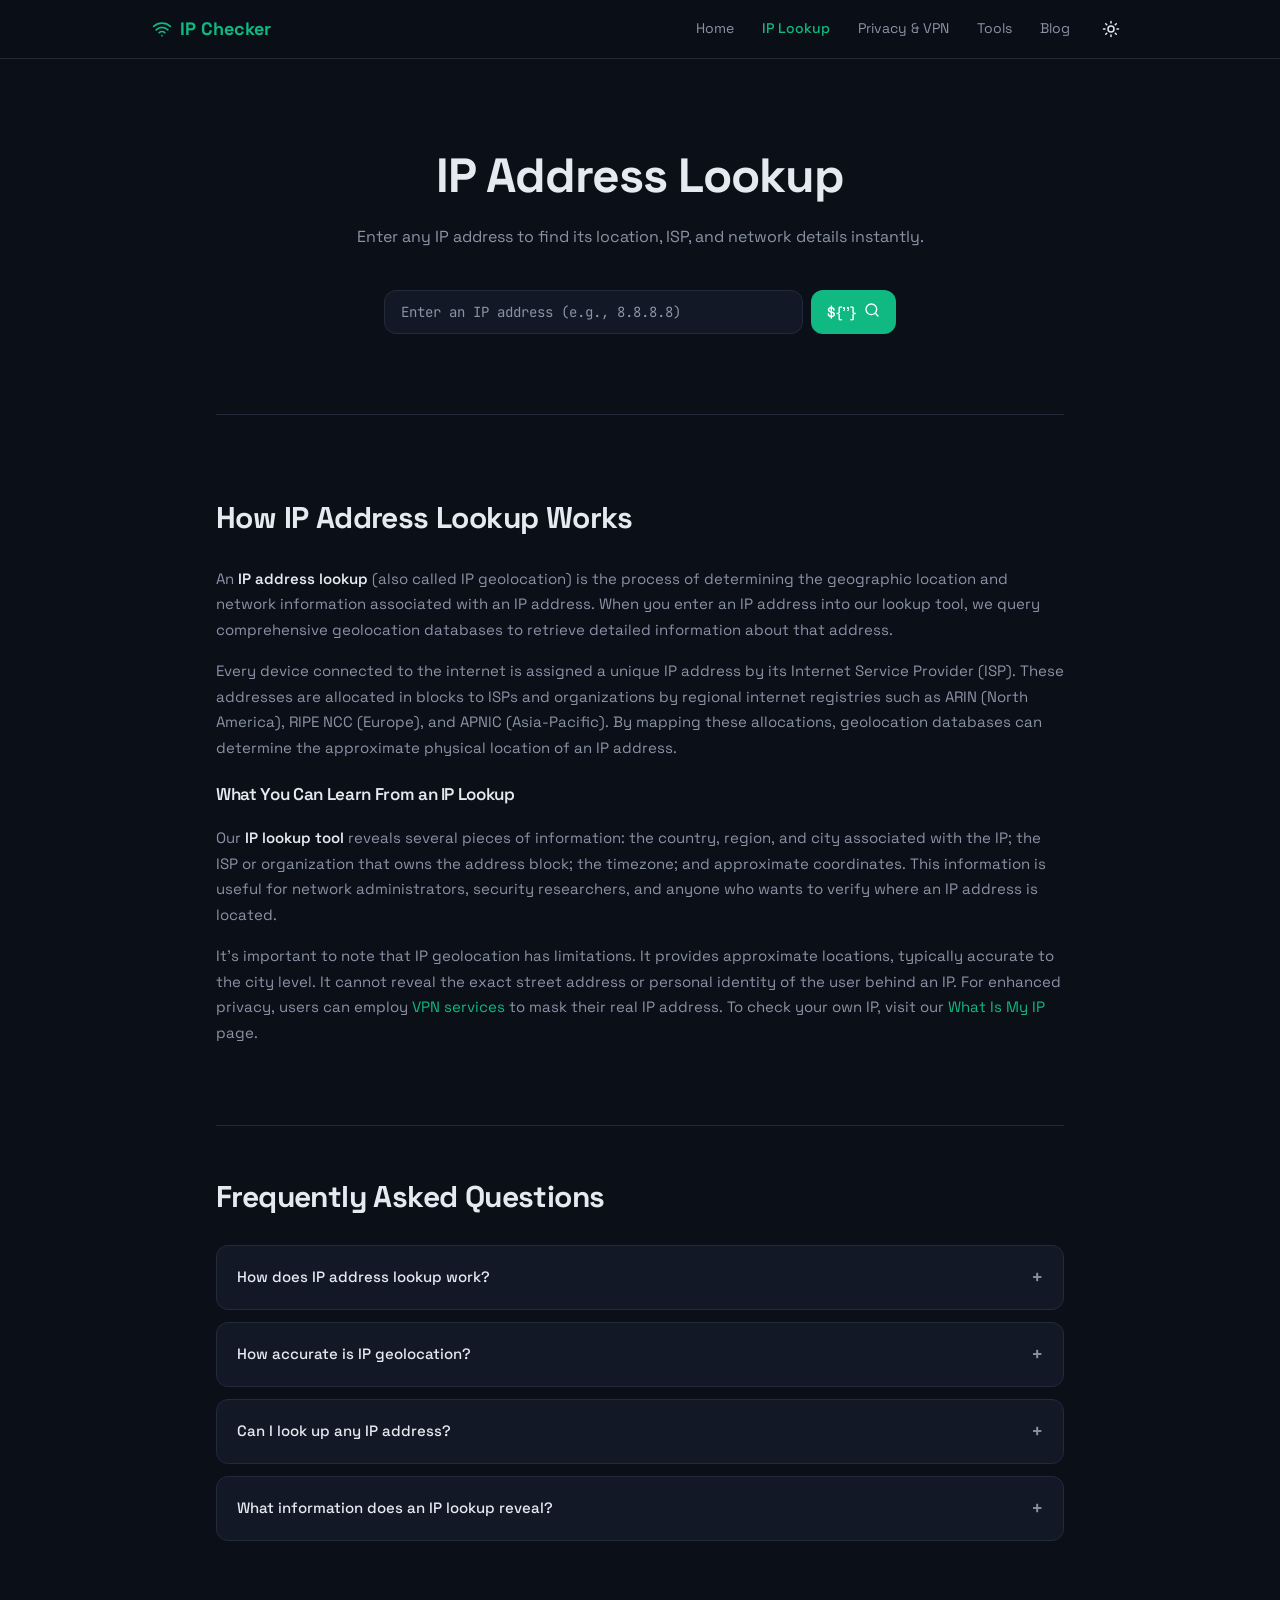
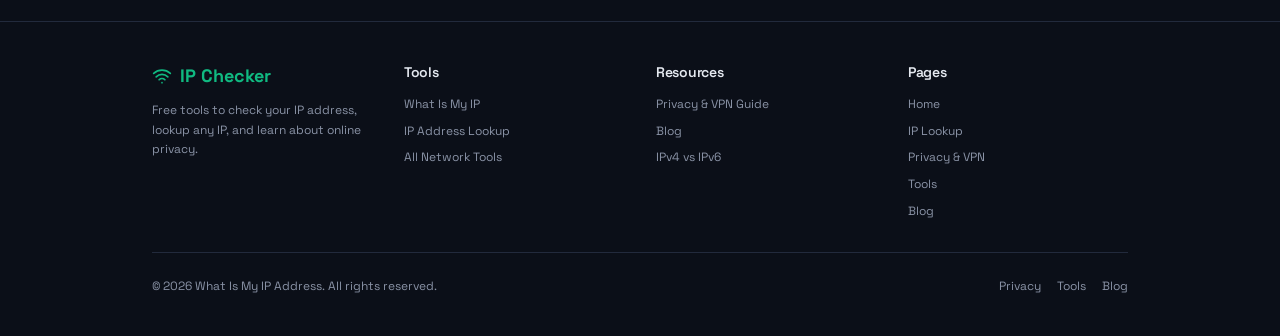
<file: public/ip-lookup.html>
<!doctype html>
<html lang="en">
<head>
  <meta charset="UTF-8" />
  <meta name="viewport" content="width=device-width, initial-scale=1.0" />
  <title>IP Address Lookup | Find Location & ISP for Any IP</title>
  <meta name="description" content="Look up any IP address to find its geographic location, ISP, timezone, and more. Free IP lookup tool with accurate geolocation data." />
  <meta name="keywords" content="ip address lookup, ip lookup, ip geolocation, find ip location, ip tracker, ip address finder" />
  <link rel="canonical" href="./ip-lookup.html" />
  <link rel="icon" type="image/x-icon" href="favicon.ico" />
  <link rel="preconnect" href="https://fonts.googleapis.com" />
  <link rel="preconnect" href="https://fonts.gstatic.com" crossorigin />
  <link href="https://fonts.googleapis.com/css2?family=JetBrains+Mono:wght@400;500;600;700&family=Space+Grotesk:wght@400;500;600;700&display=swap" rel="stylesheet" />
  <link rel="stylesheet" href="styles.css" />
</head>
<body>
  <div id="site-header"></div>

  <main>
    <div class="container">
      <section class="section text-center">
        <h1>IP Address Lookup</h1>
        <p class="hero-sub">Enter any IP address to find its location, ISP, and network details instantly.</p>

        <div class="lookup-row">
          <input type="text" id="ip-input" class="lookup-input" placeholder="Enter an IP address (e.g., 8.8.8.8)" />
          <button id="lookup-btn" class="btn btn-primary">${''}
            <span style="display:inline-flex;align-items:center;gap:0.5rem"><span id="lookup-icon"></span><span class="desktop-controls" style="display:none">Lookup</span></span>
          </button>
        </div>

        <div id="lookup-loading" class="hidden" style="padding:2rem 0"><div class="spinner"></div></div>
        <p id="lookup-error" class="error-msg hidden"></p>

        <div id="lookup-result" class="hidden" style="max-width:32rem;margin:1.5rem auto 0;text-align:left">
          <p class="card-label" id="result-label"></p>
          <div id="result-grid" class="info-grid"></div>
        </div>
      </section>

      <section class="section bordered">
        <h2>How IP Address Lookup Works</h2>
        <div class="prose">
          <p>An <strong>IP address lookup</strong> (also called IP geolocation) is the process of determining the geographic location and network information associated with an IP address. When you enter an IP address into our lookup tool, we query comprehensive geolocation databases to retrieve detailed information about that address.</p>
          <p>Every device connected to the internet is assigned a unique IP address by its Internet Service Provider (ISP). These addresses are allocated in blocks to ISPs and organizations by regional internet registries such as ARIN (North America), RIPE NCC (Europe), and APNIC (Asia-Pacific). By mapping these allocations, geolocation databases can determine the approximate physical location of an IP address.</p>
          <h3>What You Can Learn From an IP Lookup</h3>
          <p>Our <strong>IP lookup tool</strong> reveals several pieces of information: the country, region, and city associated with the IP; the ISP or organization that owns the address block; the timezone; and approximate coordinates. This information is useful for network administrators, security researchers, and anyone who wants to verify where an IP address is located.</p>
          <p>It's important to note that IP geolocation has limitations. It provides approximate locations, typically accurate to the city level. It cannot reveal the exact street address or personal identity of the user behind an IP. For enhanced privacy, users can employ <a class="link" href="privacy.html">VPN services</a> to mask their real IP address. To check your own IP, visit our <a class="link" href="index.html">What Is My IP</a> page.</p>
        </div>
      </section>

      <div id="faq-container"></div>
    </div>
  </main>

  <div id="site-footer"></div>

  <script src="app.js"></script>
  <script>
    window.initPage = function () {
      document.getElementById("lookup-icon").innerHTML = ICONS.search;

      const input = document.getElementById("ip-input");
      const btn = document.getElementById("lookup-btn");
      const loading = document.getElementById("lookup-loading");
      const errorEl = document.getElementById("lookup-error");
      const resultWrap = document.getElementById("lookup-result");
      const resultLabel = document.getElementById("result-label");
      const resultGrid = document.getElementById("result-grid");

      function doLookup() {
        const ip = input.value.trim();
        if (!ip) return;
        errorEl.classList.add("hidden");
        resultWrap.classList.add("hidden");
        loading.classList.remove("hidden");
        btn.disabled = true;
        lookupIp(ip)
          .then((data) => {
            loading.classList.add("hidden");
            btn.disabled = false;
            resultLabel.textContent = `Lookup Results for ${data.ip}`;
            const parts = [];
            if (data.city) parts.push(infoCardHTML(ICONS.map, "Location", [data.city, data.region, data.country].filter(Boolean).join(", ")));
            if (data.org) parts.push(infoCardHTML(ICONS.shield, "ISP / Org", data.org));
            if (data.timezone) parts.push(infoCardHTML(ICONS.globe, "Timezone", data.timezone));
            if (data.loc) parts.push(infoCardHTML(ICONS.map, "Coordinates", data.loc));
            resultGrid.innerHTML = parts.join("") || '<div class="info-card">No additional details available.</div>';
            resultWrap.classList.remove("hidden");
          })
          .catch(() => {
            loading.classList.add("hidden");
            btn.disabled = false;
            errorEl.textContent = "Could not find information for that IP address. Please check the format and try again.";
            errorEl.classList.remove("hidden");
          });
      }

      btn.addEventListener("click", doLookup);
      input.addEventListener("keydown", (e) => { if (e.key === "Enter") doLookup(); });

      renderFaqs("faq-container", [
        { q: "How does IP address lookup work?", a: "IP address lookup works by querying databases that map IP address ranges to geographic locations and network information. These databases are maintained by regional internet registries and commercial providers." },
        { q: "How accurate is IP geolocation?", a: "IP geolocation is typically accurate to the city level in about 80% of cases. Country-level accuracy is usually 95-99%. However, it cannot pinpoint an exact street address. VPN users, mobile networks, and corporate proxies can reduce accuracy significantly." },
        { q: "Can I look up any IP address?", a: "You can look up any public IP address. Private IP addresses (like 192.168.x.x or 10.x.x.x) are used within local networks and cannot be geolocated." },
        { q: "What information does an IP lookup reveal?", a: "An IP lookup typically reveals the approximate geographic location (country, region, city), the Internet Service Provider (ISP) or hosting company, the timezone, and sometimes the organization that owns the IP block. It does not reveal personal information like names or exact addresses." }
      ]);
    };
  </script>
</body>
</html>
</file>
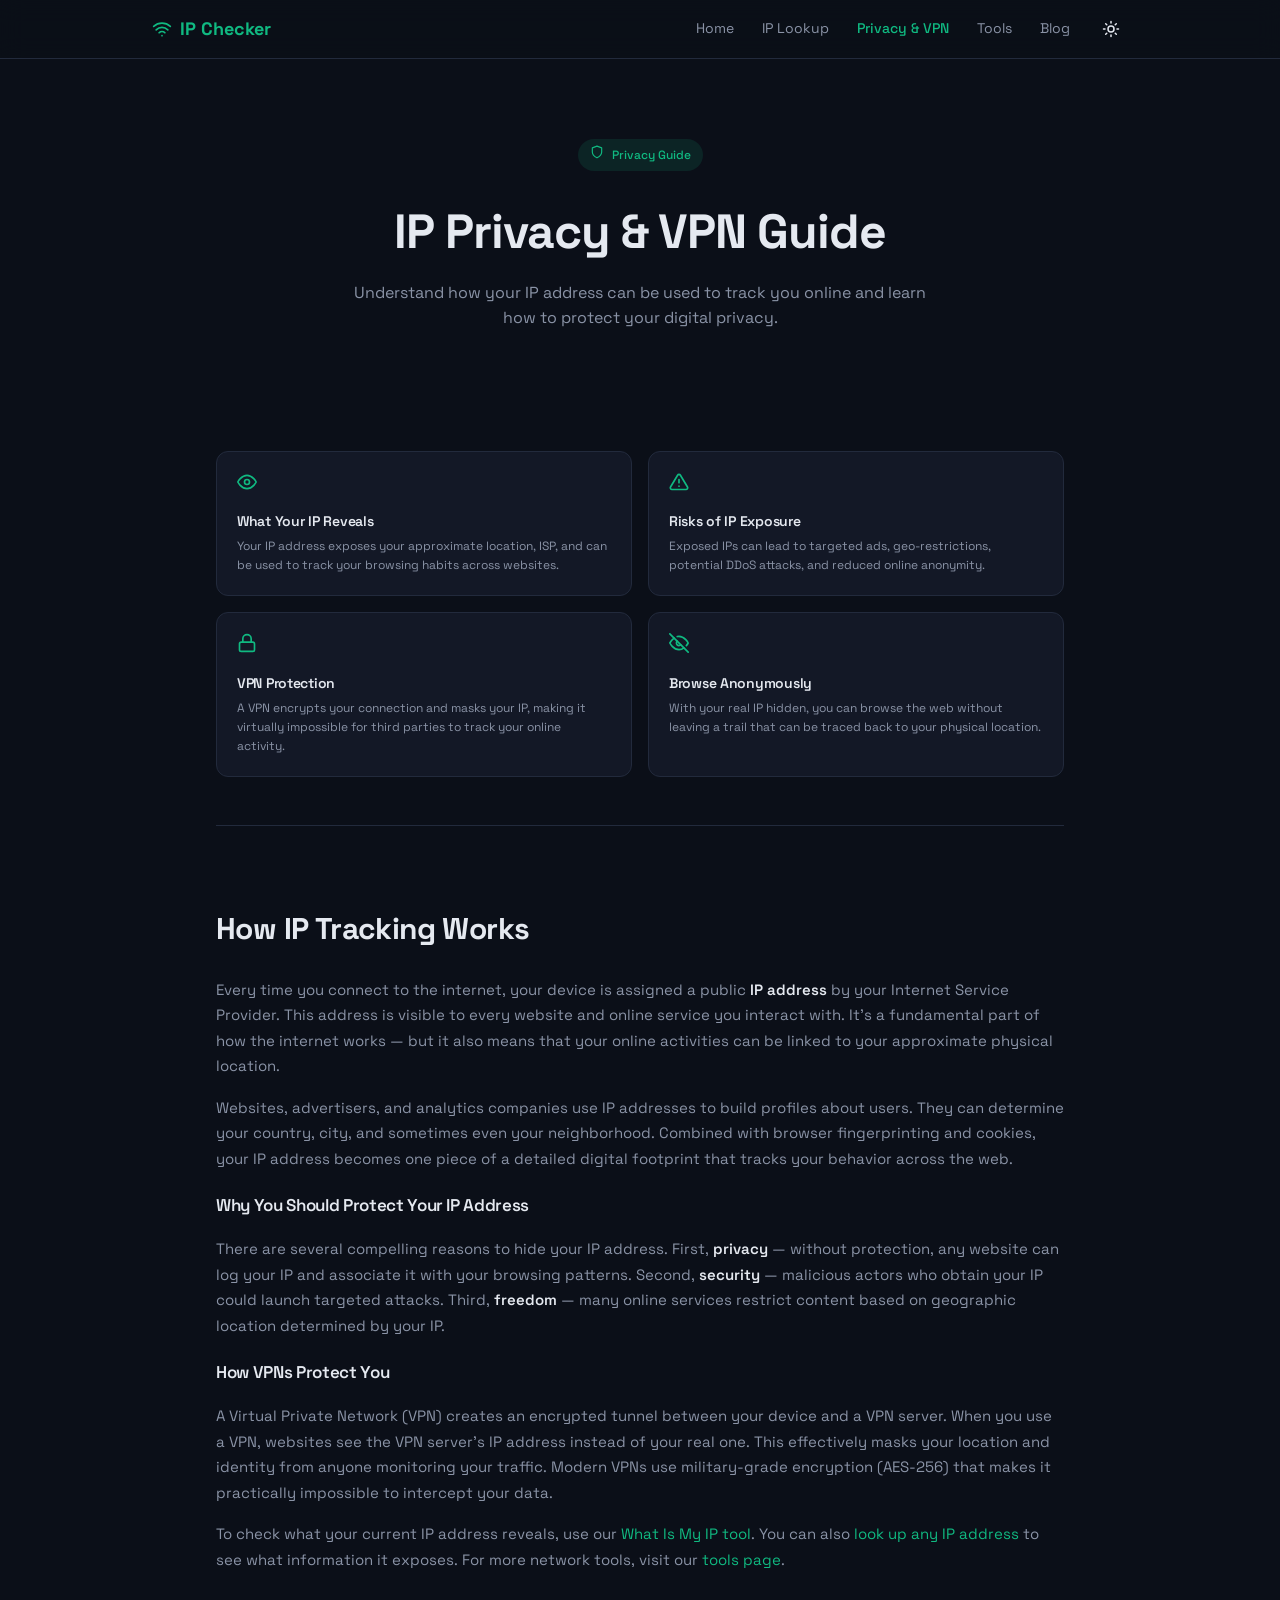
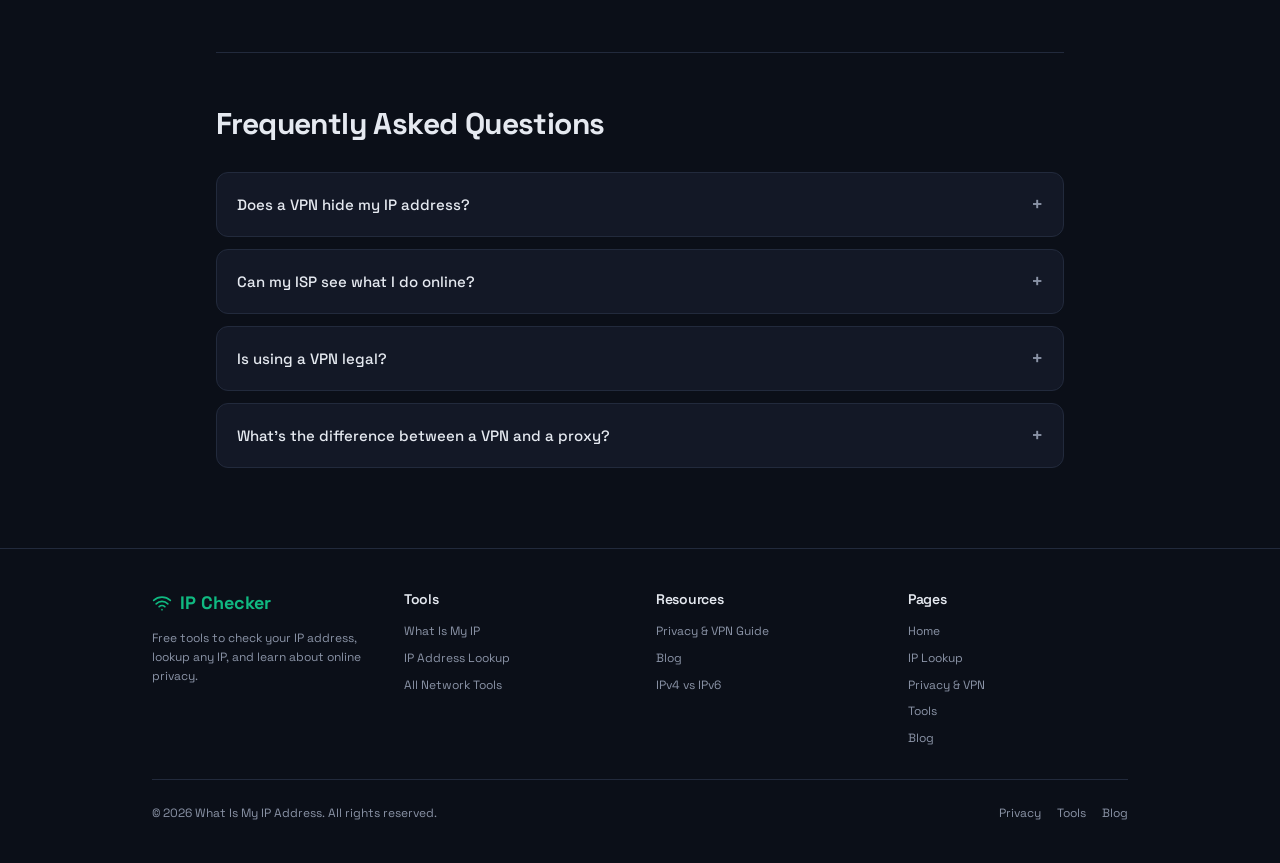
<file: public/privacy.html>
<!doctype html>
<html lang="en">
<head>
  <meta charset="UTF-8" />
  <meta name="viewport" content="width=device-width, initial-scale=1.0" />
  <title>IP Privacy & VPN Guide | Protect Your IP Address Online</title>
  <meta name="description" content="Learn how your IP address can be tracked, what it reveals about you, and how to protect your privacy with VPNs and other tools." />
  <meta name="keywords" content="ip privacy, vpn guide, hide ip address, ip tracking, online privacy" />
  <link rel="canonical" href="./privacy.html" />
  <link rel="icon" type="image/x-icon" href="favicon.ico" />
  <link rel="preconnect" href="https://fonts.googleapis.com" />
  <link rel="preconnect" href="https://fonts.gstatic.com" crossorigin />
  <link href="https://fonts.googleapis.com/css2?family=JetBrains+Mono:wght@400;500;600;700&family=Space+Grotesk:wght@400;500;600;700&display=swap" rel="stylesheet" />
  <link rel="stylesheet" href="styles.css" />
</head>
<body>
  <div id="site-header"></div>

  <main>
    <div class="container">
      <section class="section text-center">
        <span class="badge"><span id="badge-icon"></span> Privacy Guide</span>
        <h1>IP Privacy &amp; VPN Guide</h1>
        <p class="hero-sub">Understand how your IP address can be used to track you online and learn how to protect your digital privacy.</p>
      </section>

      <section style="padding-bottom:3rem">
        <div class="feature-grid" id="feature-grid"></div>
      </section>

      <section class="section bordered">
        <h2>How IP Tracking Works</h2>
        <div class="prose">
          <p>Every time you connect to the internet, your device is assigned a public <strong>IP address</strong> by your Internet Service Provider. This address is visible to every website and online service you interact with. It's a fundamental part of how the internet works — but it also means that your online activities can be linked to your approximate physical location.</p>
          <p>Websites, advertisers, and analytics companies use IP addresses to build profiles about users. They can determine your country, city, and sometimes even your neighborhood. Combined with browser fingerprinting and cookies, your IP address becomes one piece of a detailed digital footprint that tracks your behavior across the web.</p>
          <h3>Why You Should Protect Your IP Address</h3>
          <p>There are several compelling reasons to hide your IP address. First, <strong>privacy</strong> — without protection, any website can log your IP and associate it with your browsing patterns. Second, <strong>security</strong> — malicious actors who obtain your IP could launch targeted attacks. Third, <strong>freedom</strong> — many online services restrict content based on geographic location determined by your IP.</p>
          <h3>How VPNs Protect You</h3>
          <p>A Virtual Private Network (VPN) creates an encrypted tunnel between your device and a VPN server. When you use a VPN, websites see the VPN server's IP address instead of your real one. This effectively masks your location and identity from anyone monitoring your traffic. Modern VPNs use military-grade encryption (AES-256) that makes it practically impossible to intercept your data.</p>
          <p>To check what your current IP address reveals, use our <a class="link" href="index.html">What Is My IP tool</a>. You can also <a class="link" href="ip-lookup.html">look up any IP address</a> to see what information it exposes. For more network tools, visit our <a class="link" href="tools.html">tools page</a>.</p>
        </div>
      </section>

      <div id="faq-container"></div>
    </div>
  </main>

  <div id="site-footer"></div>

  <script src="app.js"></script>
  <script>
    window.initPage = function () {
      document.getElementById("badge-icon").innerHTML = ICONS.shield;

      const features = [
        { icon: ICONS.eye, title: "What Your IP Reveals", desc: "Your IP address exposes your approximate location, ISP, and can be used to track your browsing habits across websites." },
        { icon: ICONS.alert, title: "Risks of IP Exposure", desc: "Exposed IPs can lead to targeted ads, geo-restrictions, potential DDoS attacks, and reduced online anonymity." },
        { icon: ICONS.lock, title: "VPN Protection", desc: "A VPN encrypts your connection and masks your IP, making it virtually impossible for third parties to track your online activity." },
        { icon: ICONS.eyeOff, title: "Browse Anonymously", desc: "With your real IP hidden, you can browse the web without leaving a trail that can be traced back to your physical location." }
      ];
      document.getElementById("feature-grid").innerHTML = features.map(f => `
        <div class="feature-card">
          <div class="icon">${f.icon}</div>
          <h3>${f.title}</h3>
          <p>${f.desc}</p>
        </div>`).join("");

      renderFaqs("faq-container", [
        { q: "Does a VPN hide my IP address?", a: "Yes, a VPN encrypts your internet connection and routes it through a server in another location. This replaces your real IP address with the VPN server's IP, effectively hiding your true IP from websites, advertisers, and potential attackers." },
        { q: "Can my ISP see what I do online?", a: "Without a VPN, your ISP can see which websites you visit, when you visit them, and how much data you transfer. With a VPN, your ISP can only see that you're connected to a VPN server." },
        { q: "Is using a VPN legal?", a: "In most countries, using a VPN is completely legal. However, some countries restrict or ban VPN usage. It's important to check your local laws." },
        { q: "What's the difference between a VPN and a proxy?", a: "A proxy server routes your web traffic through an intermediary server, changing your visible IP address. However, unlike a VPN, a proxy typically doesn't encrypt your traffic." }
      ]);
    };
  </script>
</body>
</html>
</file>
<file: styles.css>
/* ====== Design Tokens ====== */
:root {
  --background: #f4f6f9;
  --foreground: #13171f;
  --card: #ffffff;
  --muted: #e7eaf0;
  --muted-foreground: #6a7280;
  --border: #dde1e8;
  --primary: #10b981;
  --primary-foreground: #ffffff;
  --secondary: #e7eaf0;
  --secondary-foreground: #13171f;
  --destructive: #ef4444;
  --radius: 0.75rem;
  --font-heading: 'Space Grotesk', system-ui, -apple-system, sans-serif;
  --font-mono: 'JetBrains Mono', ui-monospace, monospace;
  --shadow-xl: 0 20px 40px -10px rgba(16, 24, 40, 0.12);
}

html.dark {
  --background: #0b0f18;
  --foreground: #e5e9f0;
  --card: #131826;
  --muted: #1e2434;
  --muted-foreground: #8a93a6;
  --border: #222a3c;
  --secondary: #1e2434;
  --secondary-foreground: #e5e9f0;
  --shadow-xl: 0 20px 40px -10px rgba(0, 0, 0, 0.5);
}

* { box-sizing: border-box; margin: 0; padding: 0; }

html { scroll-behavior: smooth; }

body {
  background: var(--background);
  color: var(--foreground);
  font-family: var(--font-heading);
  font-size: 16px;
  line-height: 1.55;
  -webkit-font-smoothing: antialiased;
  min-height: 100vh;
  display: flex;
  flex-direction: column;
  transition: background 0.3s, color 0.3s;
}

a { color: inherit; text-decoration: none; }
a.link { color: var(--primary); }
a.link:hover { text-decoration: underline; }

code {
  background: var(--secondary);
  padding: 0.125rem 0.375rem;
  border-radius: 0.375rem;
  font-family: var(--font-mono);
  font-size: 0.85em;
}

strong { color: var(--foreground); font-weight: 600; }

/* ====== Header ====== */
.header {
  position: sticky;
  top: 0;
  z-index: 50;
  background: color-mix(in srgb, var(--background) 80%, transparent);
  backdrop-filter: blur(12px);
  -webkit-backdrop-filter: blur(12px);
  border-bottom: 1px solid var(--border);
}
.header-inner {
  max-width: 1024px;
  margin: 0 auto;
  padding: 0.75rem 1.5rem;
  display: flex;
  align-items: center;
  justify-content: space-between;
}
.logo {
  display: flex;
  align-items: center;
  gap: 0.5rem;
  color: var(--primary);
  font-weight: 700;
  font-size: 1.125rem;
}
.logo svg { width: 20px; height: 20px; }

.nav { display: none; align-items: center; gap: 0.25rem; }
@media (min-width: 768px) { .nav { display: flex; } }
.nav a {
  padding: 0.375rem 0.75rem;
  font-size: 0.875rem;
  border-radius: 0.5rem;
  color: var(--muted-foreground);
  transition: color 0.15s;
}
.nav a:hover { color: var(--foreground); }
.nav a.active { color: var(--primary); font-weight: 500; }

.icon-btn {
  background: transparent;
  border: none;
  color: var(--foreground);
  padding: 0.5rem;
  border-radius: 999px;
  cursor: pointer;
  display: inline-flex;
  align-items: center;
  justify-content: center;
  transition: background 0.15s;
}
.icon-btn:hover { background: var(--secondary); }
.icon-btn svg { width: 18px; height: 18px; }

.mobile-controls { display: flex; align-items: center; gap: 0.5rem; }
@media (min-width: 768px) { .mobile-controls { display: none; } }
.desktop-controls { display: none; }
@media (min-width: 768px) { .desktop-controls { display: inline-flex; } }

.mobile-nav {
  display: none;
  border-top: 1px solid var(--border);
  background: var(--background);
  padding: 0.75rem 1rem;
  flex-direction: column;
  gap: 0.25rem;
}
.mobile-nav.open { display: flex; }
.mobile-nav a {
  padding: 0.5rem 0.75rem;
  border-radius: 0.5rem;
  color: var(--muted-foreground);
  font-size: 0.875rem;
}
.mobile-nav a.active {
  background: color-mix(in srgb, var(--primary) 12%, transparent);
  color: var(--primary);
  font-weight: 500;
}

/* ====== Main / Container ====== */
main { flex: 1; }
.container { max-width: 896px; margin: 0 auto; padding: 0 1rem; }
@media (min-width: 640px) { .container { padding: 0 1.5rem; } }

.section { padding: 3rem 0; }
@media (min-width: 640px) { .section { padding: 5rem 0; } }
.section-sm { padding: 2rem 0; }
.section.bordered { border-top: 1px solid var(--border); }

.text-center { text-align: center; }

h1, h2, h3 { font-family: var(--font-heading); letter-spacing: -0.02em; }
h1 {
  font-size: 1.875rem;
  font-weight: 700;
  margin-bottom: 0.75rem;
}
@media (min-width: 640px) { h1 { font-size: 3rem; } }
h2 {
  font-size: 1.5rem;
  font-weight: 700;
  margin-bottom: 1.5rem;
}
@media (min-width: 640px) { h2 { font-size: 1.875rem; } }
h3 {
  font-size: 1.125rem;
  font-weight: 600;
  margin-bottom: 0.25rem;
}
.hero-sub {
  color: var(--muted-foreground);
  font-size: 0.875rem;
  max-width: 36rem;
  margin: 0 auto 2.5rem;
}
@media (min-width: 640px) { .hero-sub { font-size: 1rem; } }

.prose { color: var(--muted-foreground); font-size: 0.9375rem; line-height: 1.7; }
.prose > * + * { margin-top: 1rem; }
.prose h2 { color: var(--foreground); font-size: 1.25rem; margin-top: 1.5rem; margin-bottom: 0.5rem; }
@media (min-width: 640px) { .prose h2 { font-size: 1.5rem; } }
.prose h3 { color: var(--foreground); font-size: 1.0625rem; margin-top: 1.25rem; margin-bottom: 0.25rem; }

/* ====== IP Card ====== */
.ip-card {
  max-width: 32rem;
  margin: 0 auto;
  background: var(--card);
  border: 1px solid var(--border);
  border-radius: 1rem;
  padding: 2rem;
  box-shadow: var(--shadow-xl);
  text-align: center;
}
.card-label {
  font-size: 0.7rem;
  text-transform: uppercase;
  letter-spacing: 0.15em;
  color: var(--muted-foreground);
  font-weight: 500;
  margin-bottom: 1rem;
}
.ip-value {
  font-family: var(--font-mono);
  font-size: 1.75rem;
  font-weight: 700;
  letter-spacing: -0.02em;
  margin-bottom: 1.5rem;
  word-break: break-all;
}
@media (min-width: 640px) { .ip-value { font-size: 2.5rem; } }

.btn-row {
  display: flex;
  flex-wrap: wrap;
  justify-content: center;
  gap: 0.5rem;
}

.btn {
  display: inline-flex;
  align-items: center;
  gap: 0.5rem;
  padding: 0.625rem 1rem;
  border-radius: 0.75rem;
  font-size: 0.875rem;
  font-weight: 500;
  font-family: inherit;
  border: none;
  cursor: pointer;
  transition: filter 0.15s, transform 0.1s;
}
.btn:active { transform: scale(0.96); }
.btn:hover { filter: brightness(1.1); }
.btn-primary { background: var(--primary); color: var(--primary-foreground); }
.btn-secondary { background: var(--secondary); color: var(--secondary-foreground); }
.btn svg { width: 16px; height: 16px; }
.btn:disabled { opacity: 0.5; cursor: not-allowed; }

/* ====== Spinner ====== */
.spinner {
  width: 2rem;
  height: 2rem;
  border: 2px solid color-mix(in srgb, var(--primary) 30%, transparent);
  border-top-color: var(--primary);
  border-radius: 999px;
  animation: spin 0.8s linear infinite;
  margin: 0 auto;
}
@keyframes spin { to { transform: rotate(360deg); } }

.loading-state {
  display: flex;
  flex-direction: column;
  align-items: center;
  gap: 0.75rem;
  padding: 1.5rem 0;
}
.loading-state p { color: var(--muted-foreground); font-size: 0.875rem; }

/* ====== Info Cards Grid ====== */
.info-grid {
  display: grid;
  grid-template-columns: 1fr;
  gap: 0.75rem;
  margin-top: 1.5rem;
}
@media (min-width: 640px) { .info-grid { grid-template-columns: 1fr 1fr; } }

.info-card {
  background: var(--card);
  border: 1px solid var(--border);
  border-radius: 0.75rem;
  padding: 1rem;
  text-align: left;
}
.info-card .info-label {
  display: flex;
  align-items: center;
  gap: 0.375rem;
  color: var(--muted-foreground);
  font-size: 0.7rem;
  text-transform: uppercase;
  letter-spacing: 0.12em;
  font-weight: 500;
  margin-bottom: 0.375rem;
}
.info-card .info-label svg { width: 14px; height: 14px; }
.info-card .info-value { font-size: 0.9375rem; font-weight: 500; word-break: break-word; }

/* ====== CTA Grid (3-card internal links) ====== */
.cta-grid {
  display: grid;
  grid-template-columns: 1fr;
  gap: 1rem;
}
@media (min-width: 640px) { .cta-grid { grid-template-columns: repeat(3, 1fr); } }

.cta-card {
  padding: 1rem;
  border-radius: 0.75rem;
  border: 1px solid var(--border);
  transition: border-color 0.15s, background 0.15s;
  display: block;
}
.cta-card:hover {
  border-color: color-mix(in srgb, var(--primary) 50%, transparent);
  background: color-mix(in srgb, var(--primary) 5%, transparent);
}
.cta-card h3 { font-size: 0.875rem; margin-bottom: 0.25rem; }
.cta-card:hover h3 { color: var(--primary); }
.cta-card p { font-size: 0.75rem; color: var(--muted-foreground); }

/* ====== Feature Grid (privacy page) ====== */
.feature-grid {
  display: grid;
  grid-template-columns: 1fr;
  gap: 1rem;
}
@media (min-width: 640px) { .feature-grid { grid-template-columns: 1fr 1fr; } }
.feature-card {
  padding: 1.25rem;
  border-radius: 0.75rem;
  border: 1px solid var(--border);
  background: var(--card);
  transition: border-color 0.15s;
}
.feature-card:hover { border-color: color-mix(in srgb, var(--primary) 30%, transparent); }
.feature-card .icon { color: var(--primary); margin-bottom: 0.75rem; }
.feature-card .icon svg { width: 20px; height: 20px; }
.feature-card h3 { font-size: 0.875rem; margin-bottom: 0.25rem; }
.feature-card p { font-size: 0.75rem; color: var(--muted-foreground); line-height: 1.6; }

/* ====== Tools Grid ====== */
.tools-grid {
  display: grid;
  grid-template-columns: 1fr;
  gap: 1rem;
  text-align: left;
}
@media (min-width: 640px) { .tools-grid { grid-template-columns: 1fr 1fr; } }
.tool-card {
  padding: 1.25rem;
  border-radius: 0.75rem;
  border: 1px solid var(--border);
  background: var(--card);
  transition: border-color 0.15s, background 0.15s;
  display: block;
}
.tool-card.active:hover {
  border-color: color-mix(in srgb, var(--primary) 50%, transparent);
  background: color-mix(in srgb, var(--primary) 5%, transparent);
}
.tool-card.inactive { opacity: 0.6; cursor: default; }
.tool-head {
  display: flex;
  align-items: flex-start;
  justify-content: space-between;
  margin-bottom: 0.75rem;
}
.tool-head .icon { color: var(--primary); }
.tool-head .icon svg { width: 20px; height: 20px; }
.tag {
  font-size: 0.625rem;
  padding: 0.125rem 0.5rem;
  border-radius: 999px;
  font-weight: 500;
}
.tag.popular { background: color-mix(in srgb, var(--primary) 12%, transparent); color: var(--primary); }
.tag.soon { background: var(--secondary); color: var(--muted-foreground); }
.tag.guide { background: color-mix(in srgb, var(--primary) 12%, transparent); color: var(--primary); }
.tool-card h3 { font-size: 0.875rem; }
.tool-card p { font-size: 0.75rem; color: var(--muted-foreground); line-height: 1.6; }

/* ====== Lookup input ====== */
.lookup-row {
  display: flex;
  gap: 0.5rem;
  max-width: 32rem;
  margin: 0 auto;
}
.lookup-input {
  flex: 1;
  padding: 0.75rem 1rem;
  border-radius: 0.75rem;
  background: var(--card);
  border: 1px solid var(--border);
  color: var(--foreground);
  font-family: var(--font-mono);
  font-size: 0.875rem;
  outline: none;
  transition: box-shadow 0.15s;
}
.lookup-input:focus { box-shadow: 0 0 0 2px color-mix(in srgb, var(--primary) 50%, transparent); }
.lookup-input::placeholder { color: var(--muted-foreground); }

.error-msg { color: var(--destructive); font-size: 0.875rem; margin-top: 1rem; text-align: center; }

/* ====== Blog ====== */
.post-list { display: flex; flex-direction: column; gap: 1rem; }
.post-card {
  display: block;
  padding: 1.25rem;
  border-radius: 0.75rem;
  border: 1px solid var(--border);
  background: var(--card);
  transition: border-color 0.15s, background 0.15s;
}
.post-card:hover {
  border-color: color-mix(in srgb, var(--primary) 50%, transparent);
  background: color-mix(in srgb, var(--primary) 5%, transparent);
}
.post-meta { display: flex; align-items: center; gap: 0.75rem; margin-bottom: 0.5rem; font-size: 0.75rem; color: var(--muted-foreground); }
.post-meta .cat { background: color-mix(in srgb, var(--primary) 12%, transparent); color: var(--primary); font-weight: 500; padding: 0.125rem 0.5rem; border-radius: 999px; font-size: 0.625rem; }
.post-meta .read { display: inline-flex; align-items: center; gap: 0.25rem; }
.post-meta svg { width: 12px; height: 12px; }
.post-card h2 { font-size: 1rem; margin-bottom: 0.5rem; transition: color 0.15s; }
@media (min-width: 640px) { .post-card h2 { font-size: 1.125rem; } }
.post-card:hover h2 { color: var(--primary); }
.post-card p { font-size: 0.875rem; color: var(--muted-foreground); line-height: 1.6; margin-bottom: 0.75rem; }
.read-more { display: inline-flex; align-items: center; gap: 0.25rem; font-size: 0.75rem; color: var(--primary); font-weight: 500; transition: gap 0.15s; }
.post-card:hover .read-more { gap: 0.5rem; }
.read-more svg { width: 12px; height: 12px; }

/* ====== Article ====== */
.article { max-width: 48rem; margin: 0 auto; padding: 3rem 1rem; }
@media (min-width: 640px) { .article { padding: 5rem 1.5rem; } }
.back-link { display: inline-flex; align-items: center; gap: 0.25rem; font-size: 0.875rem; color: var(--muted-foreground); margin-bottom: 2rem; transition: color 0.15s; }
.back-link:hover { color: var(--foreground); }
.back-link svg { width: 16px; height: 16px; }
.article h1 { font-size: 1.5rem; margin: 0 0 2rem; }
@media (min-width: 640px) { .article h1 { font-size: 2.25rem; } }
.article .prose h2 { color: var(--foreground); font-size: 1.25rem; margin-top: 1.5rem; }
@media (min-width: 640px) { .article .prose h2 { font-size: 1.5rem; } }

.tag-row { margin-top: 3rem; padding-top: 2rem; border-top: 1px solid var(--border); }
.tag-row h3 { font-size: 0.875rem; margin-bottom: 1rem; }
.tag-row .tags { display: flex; flex-wrap: wrap; gap: 0.5rem; }
.pill {
  font-size: 0.75rem;
  padding: 0.375rem 0.75rem;
  border-radius: 0.5rem;
  background: var(--secondary);
  color: var(--secondary-foreground);
  transition: background 0.15s, color 0.15s;
}
.pill:hover {
  background: color-mix(in srgb, var(--primary) 12%, transparent);
  color: var(--primary);
}

/* ====== Badge ====== */
.badge {
  display: inline-flex;
  align-items: center;
  gap: 0.5rem;
  padding: 0.375rem 0.75rem;
  border-radius: 999px;
  background: color-mix(in srgb, var(--primary) 12%, transparent);
  color: var(--primary);
  font-size: 0.75rem;
  font-weight: 500;
  margin-bottom: 1.5rem;
}
.badge svg { width: 14px; height: 14px; }

/* ====== FAQ ====== */
.faq { padding: 3rem 0; border-top: 1px solid var(--border); }
.faq h2 { text-align: left; margin-bottom: 1.5rem; }
.faq-list { display: flex; flex-direction: column; gap: 0.75rem; }
.faq-item {
  background: var(--card);
  border: 1px solid var(--border);
  border-radius: 0.75rem;
  overflow: hidden;
}
.faq-item summary {
  padding: 1rem 1.25rem;
  font-weight: 500;
  font-size: 0.9375rem;
  cursor: pointer;
  list-style: none;
  display: flex;
  justify-content: space-between;
  align-items: center;
  gap: 1rem;
}
.faq-item summary::-webkit-details-marker { display: none; }
.faq-item summary::after {
  content: "+";
  font-size: 1.25rem;
  color: var(--muted-foreground);
  transition: transform 0.2s;
}
.faq-item[open] summary::after { content: "−"; }
.faq-item .faq-body {
  padding: 0 1.25rem 1.25rem;
  color: var(--muted-foreground);
  font-size: 0.875rem;
  line-height: 1.65;
}

/* ====== Footer ====== */
.footer { border-top: 1px solid var(--border); margin-top: 2rem; }
.footer-inner { max-width: 1024px; margin: 0 auto; padding: 2.5rem 1.5rem; }
.footer-grid {
  display: grid;
  grid-template-columns: 1fr;
  gap: 2rem;
  margin-bottom: 2rem;
}
@media (min-width: 640px) { .footer-grid { grid-template-columns: 1fr 1fr; } }
@media (min-width: 768px) { .footer-grid { grid-template-columns: repeat(4, 1fr); } }
.footer h3 { font-size: 0.875rem; margin-bottom: 0.75rem; }
.footer .col p { font-size: 0.75rem; color: var(--muted-foreground); line-height: 1.6; }
.footer .col .links { display: flex; flex-direction: column; gap: 0.5rem; }
.footer .col .links a {
  font-size: 0.75rem;
  color: var(--muted-foreground);
  transition: color 0.15s;
}
.footer .col .links a:hover { color: var(--foreground); }
.footer-bottom {
  border-top: 1px solid var(--border);
  padding-top: 1.5rem;
  display: flex;
  flex-direction: column;
  gap: 1rem;
  align-items: center;
  justify-content: space-between;
  font-size: 0.75rem;
  color: var(--muted-foreground);
}
@media (min-width: 640px) { .footer-bottom { flex-direction: row; } }
.footer-bottom .foot-links { display: flex; gap: 1rem; }
.footer-bottom a:hover { color: var(--foreground); }

/* ====== 404 ====== */
.notfound {
  min-height: 60vh;
  display: flex;
  align-items: center;
  justify-content: center;
  text-align: center;
  padding: 2rem;
}
.notfound h1 { font-size: 2.5rem; margin-bottom: 1rem; }
.notfound p { color: var(--muted-foreground); margin-bottom: 1rem; font-size: 1.125rem; }

/* Utilities */
.hidden { display: none !important; }
.mt-sm { margin-top: 1rem; }
.mt-md { margin-top: 1.5rem; }
.mt-lg { margin-top: 2rem; }
</file>
<file: public/styles.css>
/* ====== Design Tokens ====== */
:root {
  --background: #f4f6f9;
  --foreground: #13171f;
  --card: #ffffff;
  --muted: #e7eaf0;
  --muted-foreground: #6a7280;
  --border: #dde1e8;
  --primary: #10b981;
  --primary-foreground: #ffffff;
  --secondary: #e7eaf0;
  --secondary-foreground: #13171f;
  --destructive: #ef4444;
  --radius: 0.75rem;
  --font-heading: 'Space Grotesk', system-ui, -apple-system, sans-serif;
  --font-mono: 'JetBrains Mono', ui-monospace, monospace;
  --shadow-xl: 0 20px 40px -10px rgba(16, 24, 40, 0.12);
}

html.dark {
  --background: #0b0f18;
  --foreground: #e5e9f0;
  --card: #131826;
  --muted: #1e2434;
  --muted-foreground: #8a93a6;
  --border: #222a3c;
  --secondary: #1e2434;
  --secondary-foreground: #e5e9f0;
  --shadow-xl: 0 20px 40px -10px rgba(0, 0, 0, 0.5);
}

* { box-sizing: border-box; margin: 0; padding: 0; }

html { scroll-behavior: smooth; }

body {
  background: var(--background);
  color: var(--foreground);
  font-family: var(--font-heading);
  font-size: 16px;
  line-height: 1.55;
  -webkit-font-smoothing: antialiased;
  min-height: 100vh;
  display: flex;
  flex-direction: column;
  transition: background 0.3s, color 0.3s;
}

a { color: inherit; text-decoration: none; }
a.link { color: var(--primary); }
a.link:hover { text-decoration: underline; }

code {
  background: var(--secondary);
  padding: 0.125rem 0.375rem;
  border-radius: 0.375rem;
  font-family: var(--font-mono);
  font-size: 0.85em;
}

strong { color: var(--foreground); font-weight: 600; }

/* ====== Header ====== */
.header {
  position: sticky;
  top: 0;
  z-index: 50;
  background: color-mix(in srgb, var(--background) 80%, transparent);
  backdrop-filter: blur(12px);
  -webkit-backdrop-filter: blur(12px);
  border-bottom: 1px solid var(--border);
}
.header-inner {
  max-width: 1024px;
  margin: 0 auto;
  padding: 0.75rem 1.5rem;
  display: flex;
  align-items: center;
  justify-content: space-between;
}
.logo {
  display: flex;
  align-items: center;
  gap: 0.5rem;
  color: var(--primary);
  font-weight: 700;
  font-size: 1.125rem;
}
.logo svg { width: 20px; height: 20px; }

.nav { display: none; align-items: center; gap: 0.25rem; }
@media (min-width: 768px) { .nav { display: flex; } }
.nav a {
  padding: 0.375rem 0.75rem;
  font-size: 0.875rem;
  border-radius: 0.5rem;
  color: var(--muted-foreground);
  transition: color 0.15s;
}
.nav a:hover { color: var(--foreground); }
.nav a.active { color: var(--primary); font-weight: 500; }

.icon-btn {
  background: transparent;
  border: none;
  color: var(--foreground);
  padding: 0.5rem;
  border-radius: 999px;
  cursor: pointer;
  display: inline-flex;
  align-items: center;
  justify-content: center;
  transition: background 0.15s;
}
.icon-btn:hover { background: var(--secondary); }
.icon-btn svg { width: 18px; height: 18px; }

.mobile-controls { display: flex; align-items: center; gap: 0.5rem; }
@media (min-width: 768px) { .mobile-controls { display: none; } }
.desktop-controls { display: none; }
@media (min-width: 768px) { .desktop-controls { display: inline-flex; } }

.mobile-nav {
  display: none;
  border-top: 1px solid var(--border);
  background: var(--background);
  padding: 0.75rem 1rem;
  flex-direction: column;
  gap: 0.25rem;
}
.mobile-nav.open { display: flex; }
.mobile-nav a {
  padding: 0.5rem 0.75rem;
  border-radius: 0.5rem;
  color: var(--muted-foreground);
  font-size: 0.875rem;
}
.mobile-nav a.active {
  background: color-mix(in srgb, var(--primary) 12%, transparent);
  color: var(--primary);
  font-weight: 500;
}

/* ====== Main / Container ====== */
main { flex: 1; }
.container { max-width: 896px; margin: 0 auto; padding: 0 1rem; }
@media (min-width: 640px) { .container { padding: 0 1.5rem; } }

.section { padding: 3rem 0; }
@media (min-width: 640px) { .section { padding: 5rem 0; } }
.section-sm { padding: 2rem 0; }
.section.bordered { border-top: 1px solid var(--border); }

.text-center { text-align: center; }

h1, h2, h3 { font-family: var(--font-heading); letter-spacing: -0.02em; }
h1 {
  font-size: 1.875rem;
  font-weight: 700;
  margin-bottom: 0.75rem;
}
@media (min-width: 640px) { h1 { font-size: 3rem; } }
h2 {
  font-size: 1.5rem;
  font-weight: 700;
  margin-bottom: 1.5rem;
}
@media (min-width: 640px) { h2 { font-size: 1.875rem; } }
h3 {
  font-size: 1.125rem;
  font-weight: 600;
  margin-bottom: 0.25rem;
}
.hero-sub {
  color: var(--muted-foreground);
  font-size: 0.875rem;
  max-width: 36rem;
  margin: 0 auto 2.5rem;
}
@media (min-width: 640px) { .hero-sub { font-size: 1rem; } }

.prose { color: var(--muted-foreground); font-size: 0.9375rem; line-height: 1.7; }
.prose > * + * { margin-top: 1rem; }
.prose h2 { color: var(--foreground); font-size: 1.25rem; margin-top: 1.5rem; margin-bottom: 0.5rem; }
@media (min-width: 640px) { .prose h2 { font-size: 1.5rem; } }
.prose h3 { color: var(--foreground); font-size: 1.0625rem; margin-top: 1.25rem; margin-bottom: 0.25rem; }

/* ====== IP Card ====== */
.ip-card {
  max-width: 32rem;
  margin: 0 auto;
  background: var(--card);
  border: 1px solid var(--border);
  border-radius: 1rem;
  padding: 2rem;
  box-shadow: var(--shadow-xl);
  text-align: center;
}
.card-label {
  font-size: 0.7rem;
  text-transform: uppercase;
  letter-spacing: 0.15em;
  color: var(--muted-foreground);
  font-weight: 500;
  margin-bottom: 1rem;
}
.ip-value {
  font-family: var(--font-mono);
  font-size: 1.75rem;
  font-weight: 700;
  letter-spacing: -0.02em;
  margin-bottom: 1.5rem;
  word-break: break-all;
}
@media (min-width: 640px) { .ip-value { font-size: 2.5rem; } }

.btn-row {
  display: flex;
  flex-wrap: wrap;
  justify-content: center;
  gap: 0.5rem;
}

.btn {
  display: inline-flex;
  align-items: center;
  gap: 0.5rem;
  padding: 0.625rem 1rem;
  border-radius: 0.75rem;
  font-size: 0.875rem;
  font-weight: 500;
  font-family: inherit;
  border: none;
  cursor: pointer;
  transition: filter 0.15s, transform 0.1s;
}
.btn:active { transform: scale(0.96); }
.btn:hover { filter: brightness(1.1); }
.btn-primary { background: var(--primary); color: var(--primary-foreground); }
.btn-secondary { background: var(--secondary); color: var(--secondary-foreground); }
.btn svg { width: 16px; height: 16px; }
.btn:disabled { opacity: 0.5; cursor: not-allowed; }

/* ====== Spinner ====== */
.spinner {
  width: 2rem;
  height: 2rem;
  border: 2px solid color-mix(in srgb, var(--primary) 30%, transparent);
  border-top-color: var(--primary);
  border-radius: 999px;
  animation: spin 0.8s linear infinite;
  margin: 0 auto;
}
@keyframes spin { to { transform: rotate(360deg); } }

.loading-state {
  display: flex;
  flex-direction: column;
  align-items: center;
  gap: 0.75rem;
  padding: 1.5rem 0;
}
.loading-state p { color: var(--muted-foreground); font-size: 0.875rem; }

/* ====== Info Cards Grid ====== */
.info-grid {
  display: grid;
  grid-template-columns: 1fr;
  gap: 0.75rem;
  margin-top: 1.5rem;
}
@media (min-width: 640px) { .info-grid { grid-template-columns: 1fr 1fr; } }

.info-card {
  background: var(--card);
  border: 1px solid var(--border);
  border-radius: 0.75rem;
  padding: 1rem;
  text-align: left;
}
.info-card .info-label {
  display: flex;
  align-items: center;
  gap: 0.375rem;
  color: var(--muted-foreground);
  font-size: 0.7rem;
  text-transform: uppercase;
  letter-spacing: 0.12em;
  font-weight: 500;
  margin-bottom: 0.375rem;
}
.info-card .info-label svg { width: 14px; height: 14px; }
.info-card .info-value { font-size: 0.9375rem; font-weight: 500; word-break: break-word; }

/* ====== CTA Grid (3-card internal links) ====== */
.cta-grid {
  display: grid;
  grid-template-columns: 1fr;
  gap: 1rem;
}
@media (min-width: 640px) { .cta-grid { grid-template-columns: repeat(3, 1fr); } }

.cta-card {
  padding: 1rem;
  border-radius: 0.75rem;
  border: 1px solid var(--border);
  transition: border-color 0.15s, background 0.15s;
  display: block;
}
.cta-card:hover {
  border-color: color-mix(in srgb, var(--primary) 50%, transparent);
  background: color-mix(in srgb, var(--primary) 5%, transparent);
}
.cta-card h3 { font-size: 0.875rem; margin-bottom: 0.25rem; }
.cta-card:hover h3 { color: var(--primary); }
.cta-card p { font-size: 0.75rem; color: var(--muted-foreground); }

/* ====== Feature Grid (privacy page) ====== */
.feature-grid {
  display: grid;
  grid-template-columns: 1fr;
  gap: 1rem;
}
@media (min-width: 640px) { .feature-grid { grid-template-columns: 1fr 1fr; } }
.feature-card {
  padding: 1.25rem;
  border-radius: 0.75rem;
  border: 1px solid var(--border);
  background: var(--card);
  transition: border-color 0.15s;
}
.feature-card:hover { border-color: color-mix(in srgb, var(--primary) 30%, transparent); }
.feature-card .icon { color: var(--primary); margin-bottom: 0.75rem; }
.feature-card .icon svg { width: 20px; height: 20px; }
.feature-card h3 { font-size: 0.875rem; margin-bottom: 0.25rem; }
.feature-card p { font-size: 0.75rem; color: var(--muted-foreground); line-height: 1.6; }

/* ====== Tools Grid ====== */
.tools-grid {
  display: grid;
  grid-template-columns: 1fr;
  gap: 1rem;
  text-align: left;
}
@media (min-width: 640px) { .tools-grid { grid-template-columns: 1fr 1fr; } }
.tool-card {
  padding: 1.25rem;
  border-radius: 0.75rem;
  border: 1px solid var(--border);
  background: var(--card);
  transition: border-color 0.15s, background 0.15s;
  display: block;
}
.tool-card.active:hover {
  border-color: color-mix(in srgb, var(--primary) 50%, transparent);
  background: color-mix(in srgb, var(--primary) 5%, transparent);
}
.tool-card.inactive { opacity: 0.6; cursor: default; }
.tool-head {
  display: flex;
  align-items: flex-start;
  justify-content: space-between;
  margin-bottom: 0.75rem;
}
.tool-head .icon { color: var(--primary); }
.tool-head .icon svg { width: 20px; height: 20px; }
.tag {
  font-size: 0.625rem;
  padding: 0.125rem 0.5rem;
  border-radius: 999px;
  font-weight: 500;
}
.tag.popular { background: color-mix(in srgb, var(--primary) 12%, transparent); color: var(--primary); }
.tag.soon { background: var(--secondary); color: var(--muted-foreground); }
.tag.guide { background: color-mix(in srgb, var(--primary) 12%, transparent); color: var(--primary); }
.tool-card h3 { font-size: 0.875rem; }
.tool-card p { font-size: 0.75rem; color: var(--muted-foreground); line-height: 1.6; }

/* ====== Lookup input ====== */
.lookup-row {
  display: flex;
  gap: 0.5rem;
  max-width: 32rem;
  margin: 0 auto;
}
.lookup-input {
  flex: 1;
  padding: 0.75rem 1rem;
  border-radius: 0.75rem;
  background: var(--card);
  border: 1px solid var(--border);
  color: var(--foreground);
  font-family: var(--font-mono);
  font-size: 0.875rem;
  outline: none;
  transition: box-shadow 0.15s;
}
.lookup-input:focus { box-shadow: 0 0 0 2px color-mix(in srgb, var(--primary) 50%, transparent); }
.lookup-input::placeholder { color: var(--muted-foreground); }

.error-msg { color: var(--destructive); font-size: 0.875rem; margin-top: 1rem; text-align: center; }

/* ====== Blog ====== */
.post-list { display: flex; flex-direction: column; gap: 1rem; }
.post-card {
  display: block;
  padding: 1.25rem;
  border-radius: 0.75rem;
  border: 1px solid var(--border);
  background: var(--card);
  transition: border-color 0.15s, background 0.15s;
}
.post-card:hover {
  border-color: color-mix(in srgb, var(--primary) 50%, transparent);
  background: color-mix(in srgb, var(--primary) 5%, transparent);
}
.post-meta { display: flex; align-items: center; gap: 0.75rem; margin-bottom: 0.5rem; font-size: 0.75rem; color: var(--muted-foreground); }
.post-meta .cat { background: color-mix(in srgb, var(--primary) 12%, transparent); color: var(--primary); font-weight: 500; padding: 0.125rem 0.5rem; border-radius: 999px; font-size: 0.625rem; }
.post-meta .read { display: inline-flex; align-items: center; gap: 0.25rem; }
.post-meta svg { width: 12px; height: 12px; }
.post-card h2 { font-size: 1rem; margin-bottom: 0.5rem; transition: color 0.15s; }
@media (min-width: 640px) { .post-card h2 { font-size: 1.125rem; } }
.post-card:hover h2 { color: var(--primary); }
.post-card p { font-size: 0.875rem; color: var(--muted-foreground); line-height: 1.6; margin-bottom: 0.75rem; }
.read-more { display: inline-flex; align-items: center; gap: 0.25rem; font-size: 0.75rem; color: var(--primary); font-weight: 500; transition: gap 0.15s; }
.post-card:hover .read-more { gap: 0.5rem; }
.read-more svg { width: 12px; height: 12px; }

/* ====== Article ====== */
.article { max-width: 48rem; margin: 0 auto; padding: 3rem 1rem; }
@media (min-width: 640px) { .article { padding: 5rem 1.5rem; } }
.back-link { display: inline-flex; align-items: center; gap: 0.25rem; font-size: 0.875rem; color: var(--muted-foreground); margin-bottom: 2rem; transition: color 0.15s; }
.back-link:hover { color: var(--foreground); }
.back-link svg { width: 16px; height: 16px; }
.article h1 { font-size: 1.5rem; margin: 0 0 2rem; }
@media (min-width: 640px) { .article h1 { font-size: 2.25rem; } }
.article .prose h2 { color: var(--foreground); font-size: 1.25rem; margin-top: 1.5rem; }
@media (min-width: 640px) { .article .prose h2 { font-size: 1.5rem; } }

.tag-row { margin-top: 3rem; padding-top: 2rem; border-top: 1px solid var(--border); }
.tag-row h3 { font-size: 0.875rem; margin-bottom: 1rem; }
.tag-row .tags { display: flex; flex-wrap: wrap; gap: 0.5rem; }
.pill {
  font-size: 0.75rem;
  padding: 0.375rem 0.75rem;
  border-radius: 0.5rem;
  background: var(--secondary);
  color: var(--secondary-foreground);
  transition: background 0.15s, color 0.15s;
}
.pill:hover {
  background: color-mix(in srgb, var(--primary) 12%, transparent);
  color: var(--primary);
}

/* ====== Badge ====== */
.badge {
  display: inline-flex;
  align-items: center;
  gap: 0.5rem;
  padding: 0.375rem 0.75rem;
  border-radius: 999px;
  background: color-mix(in srgb, var(--primary) 12%, transparent);
  color: var(--primary);
  font-size: 0.75rem;
  font-weight: 500;
  margin-bottom: 1.5rem;
}
.badge svg { width: 14px; height: 14px; }

/* ====== FAQ ====== */
.faq { padding: 3rem 0; border-top: 1px solid var(--border); }
.faq h2 { text-align: left; margin-bottom: 1.5rem; }
.faq-list { display: flex; flex-direction: column; gap: 0.75rem; }
.faq-item {
  background: var(--card);
  border: 1px solid var(--border);
  border-radius: 0.75rem;
  overflow: hidden;
}
.faq-item summary {
  padding: 1rem 1.25rem;
  font-weight: 500;
  font-size: 0.9375rem;
  cursor: pointer;
  list-style: none;
  display: flex;
  justify-content: space-between;
  align-items: center;
  gap: 1rem;
}
.faq-item summary::-webkit-details-marker { display: none; }
.faq-item summary::after {
  content: "+";
  font-size: 1.25rem;
  color: var(--muted-foreground);
  transition: transform 0.2s;
}
.faq-item[open] summary::after { content: "−"; }
.faq-item .faq-body {
  padding: 0 1.25rem 1.25rem;
  color: var(--muted-foreground);
  font-size: 0.875rem;
  line-height: 1.65;
}

/* ====== Footer ====== */
.footer { border-top: 1px solid var(--border); margin-top: 2rem; }
.footer-inner { max-width: 1024px; margin: 0 auto; padding: 2.5rem 1.5rem; }
.footer-grid {
  display: grid;
  grid-template-columns: 1fr;
  gap: 2rem;
  margin-bottom: 2rem;
}
@media (min-width: 640px) { .footer-grid { grid-template-columns: 1fr 1fr; } }
@media (min-width: 768px) { .footer-grid { grid-template-columns: repeat(4, 1fr); } }
.footer h3 { font-size: 0.875rem; margin-bottom: 0.75rem; }
.footer .col p { font-size: 0.75rem; color: var(--muted-foreground); line-height: 1.6; }
.footer .col .links { display: flex; flex-direction: column; gap: 0.5rem; }
.footer .col .links a {
  font-size: 0.75rem;
  color: var(--muted-foreground);
  transition: color 0.15s;
}
.footer .col .links a:hover { color: var(--foreground); }
.footer-bottom {
  border-top: 1px solid var(--border);
  padding-top: 1.5rem;
  display: flex;
  flex-direction: column;
  gap: 1rem;
  align-items: center;
  justify-content: space-between;
  font-size: 0.75rem;
  color: var(--muted-foreground);
}
@media (min-width: 640px) { .footer-bottom { flex-direction: row; } }
.footer-bottom .foot-links { display: flex; gap: 1rem; }
.footer-bottom a:hover { color: var(--foreground); }

/* ====== 404 ====== */
.notfound {
  min-height: 60vh;
  display: flex;
  align-items: center;
  justify-content: center;
  text-align: center;
  padding: 2rem;
}
.notfound h1 { font-size: 2.5rem; margin-bottom: 1rem; }
.notfound p { color: var(--muted-foreground); margin-bottom: 1rem; font-size: 1.125rem; }

/* Utilities */
.hidden { display: none !important; }
.mt-sm { margin-top: 1rem; }
.mt-md { margin-top: 1.5rem; }
.mt-lg { margin-top: 2rem; }
</file>
